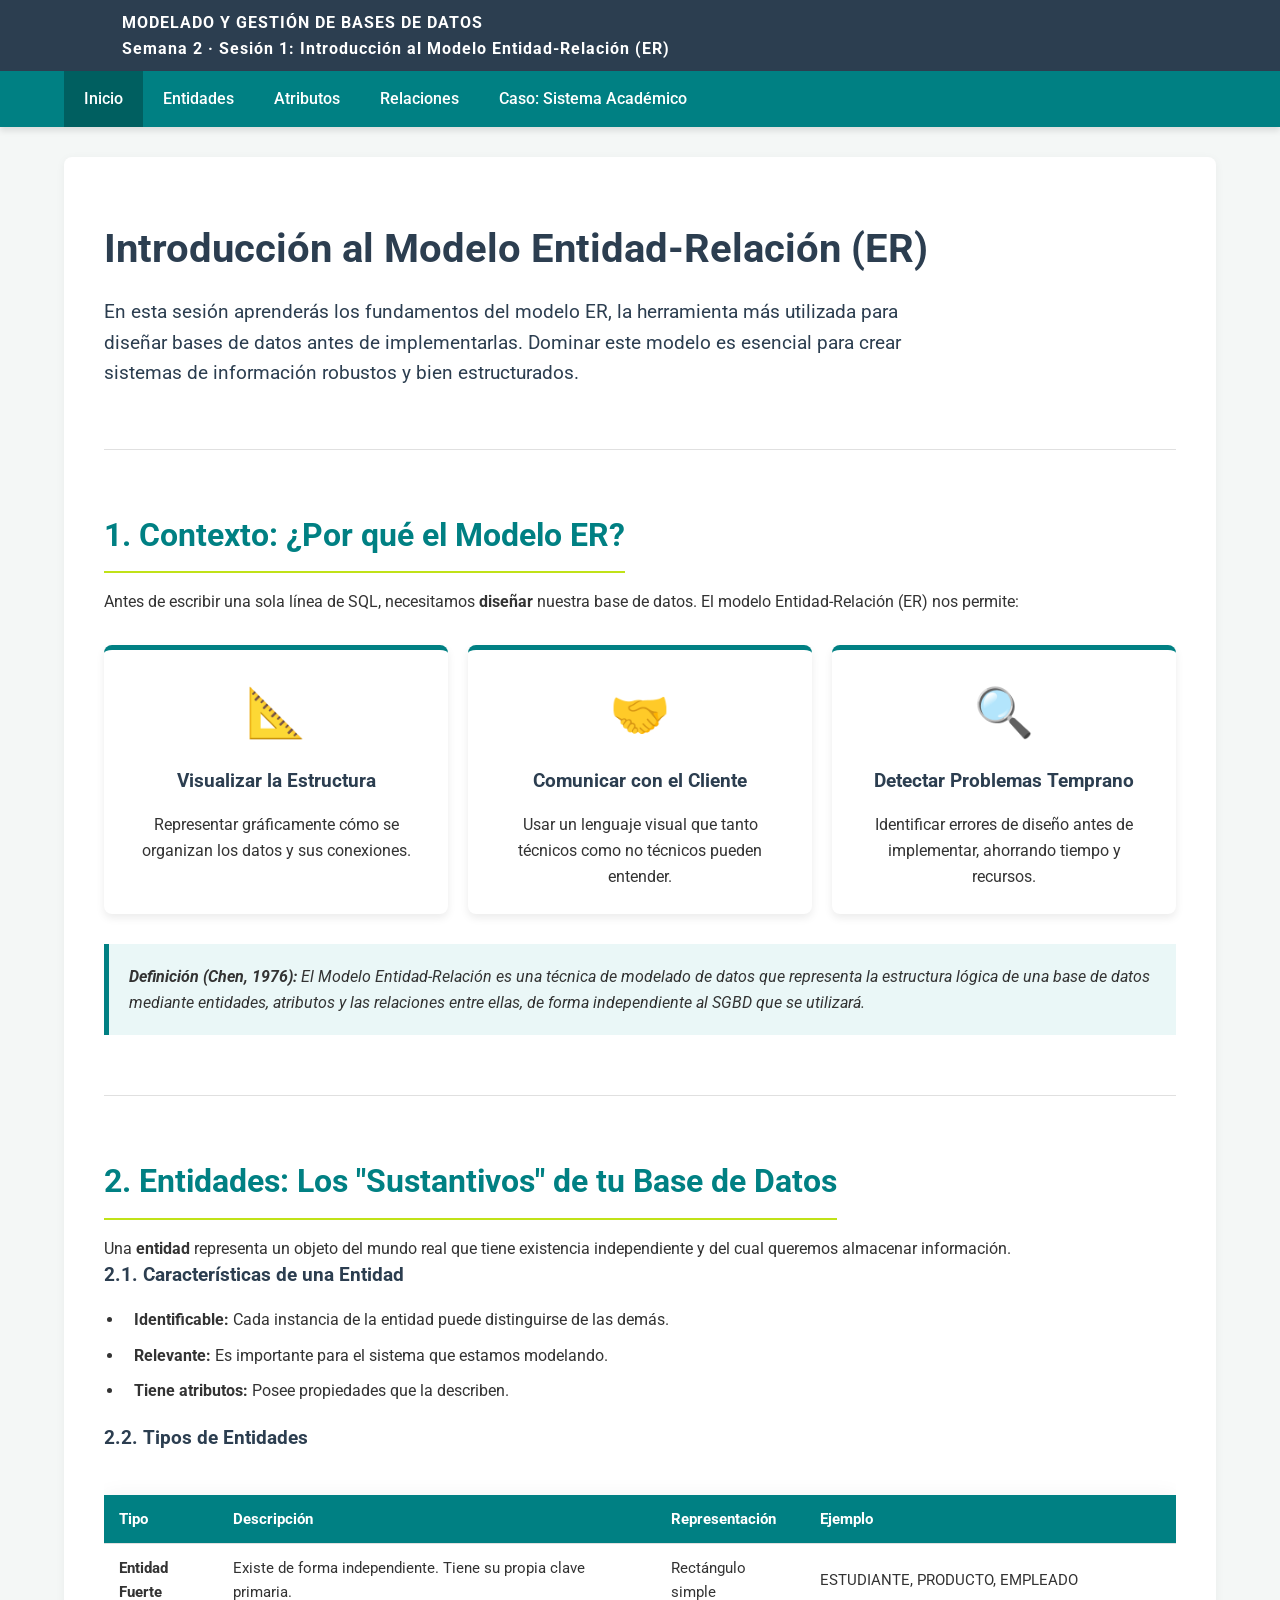
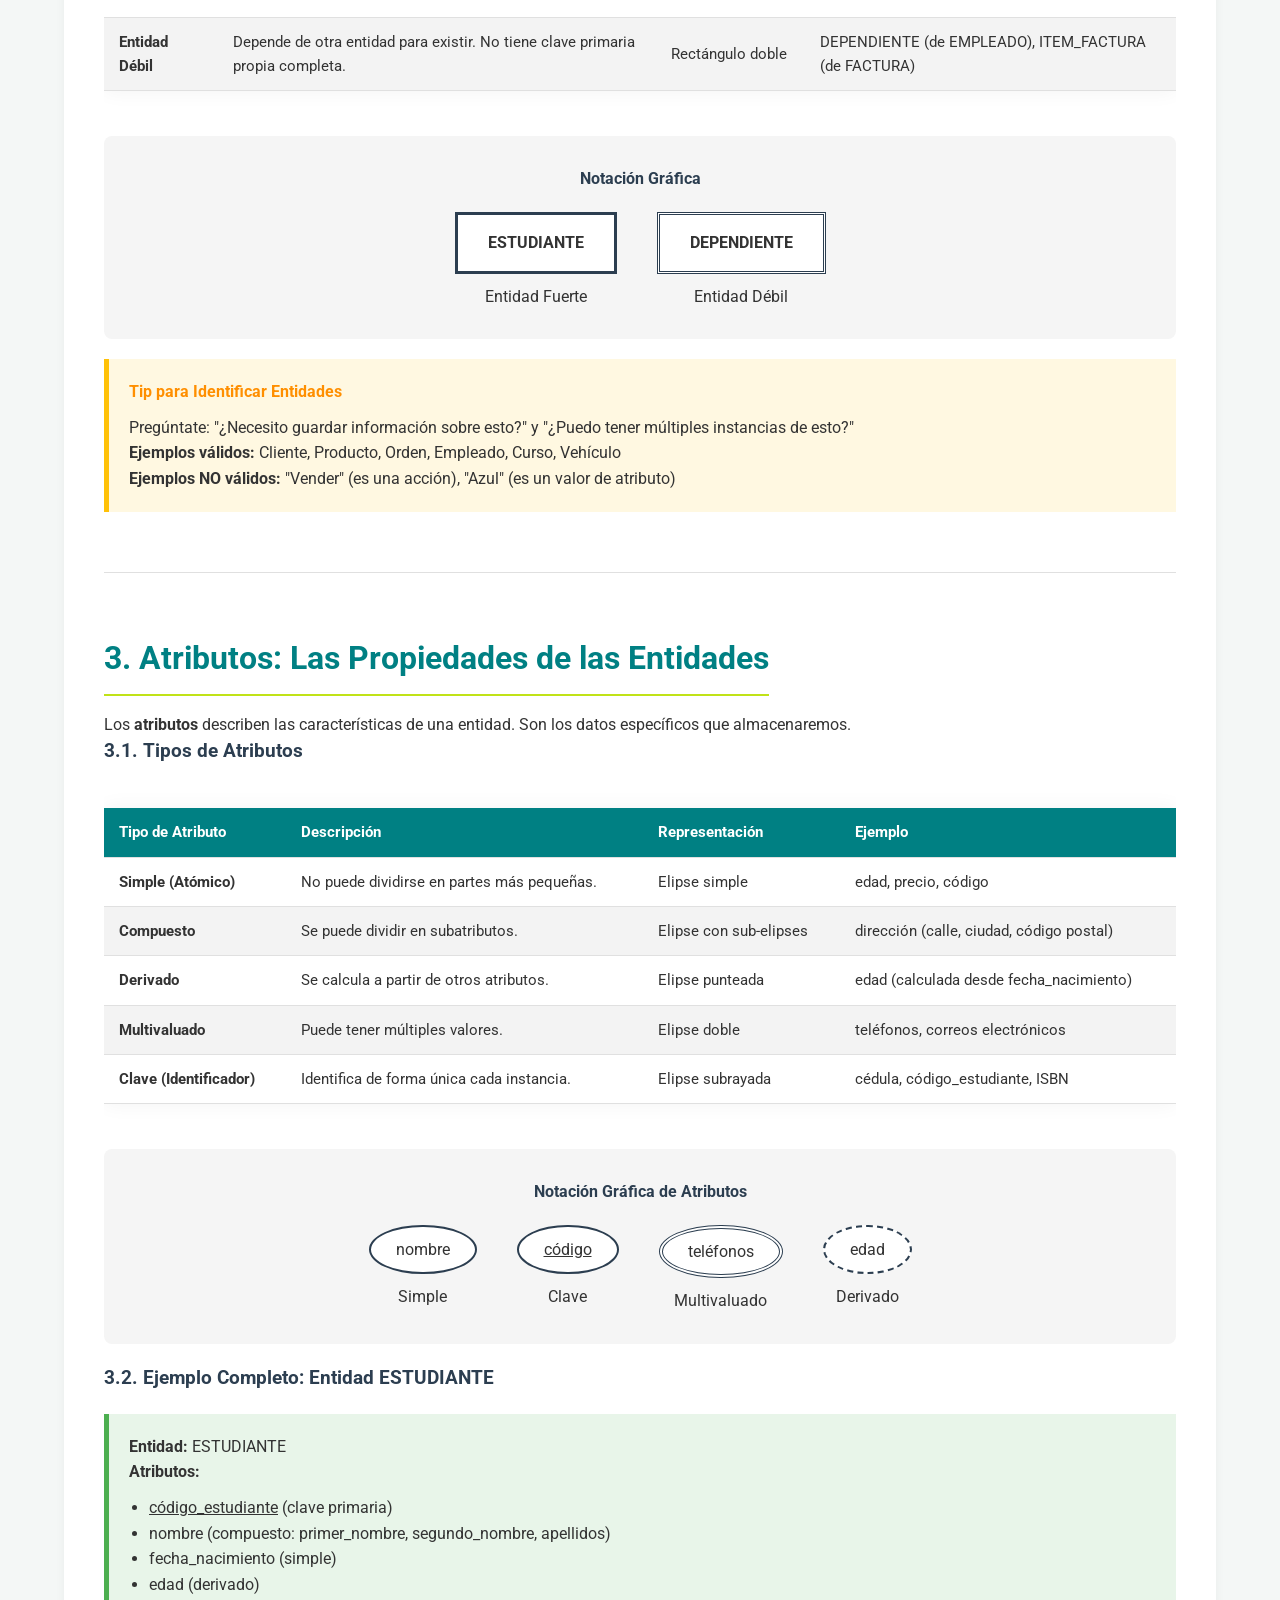
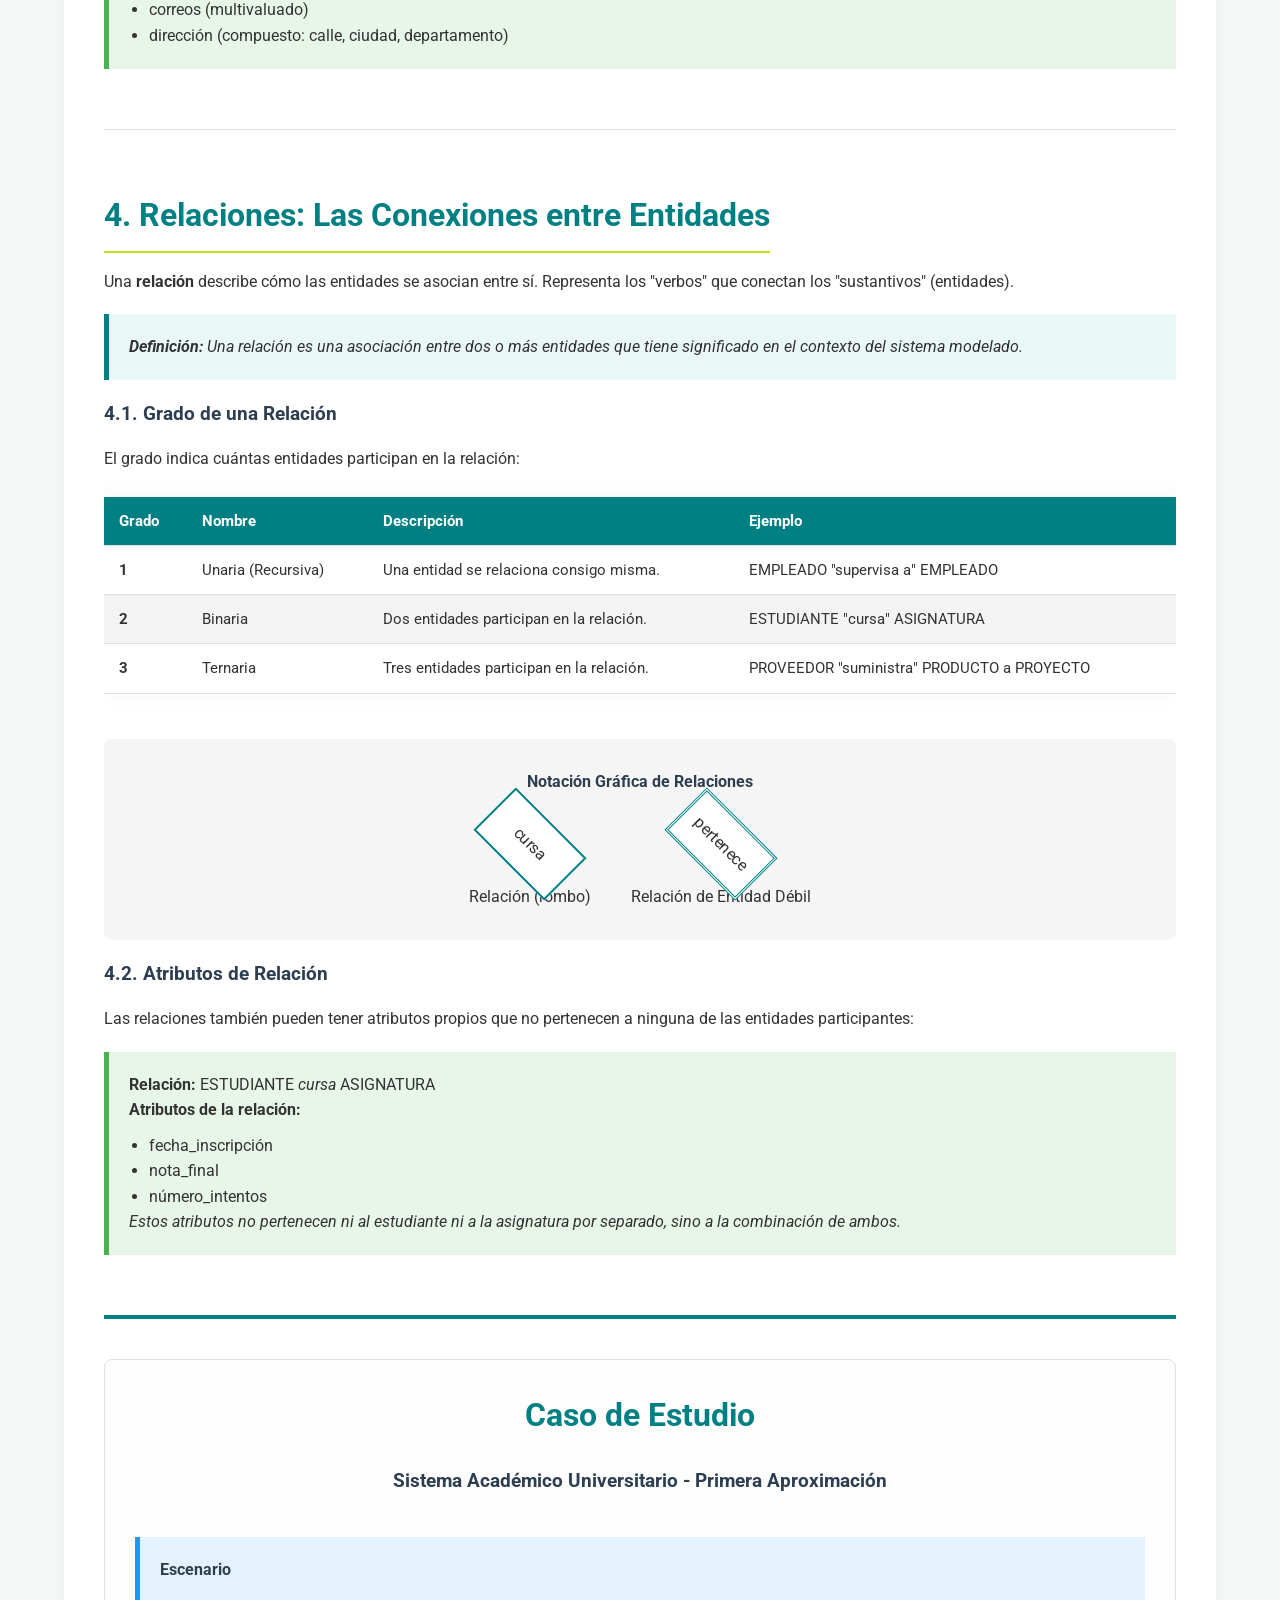
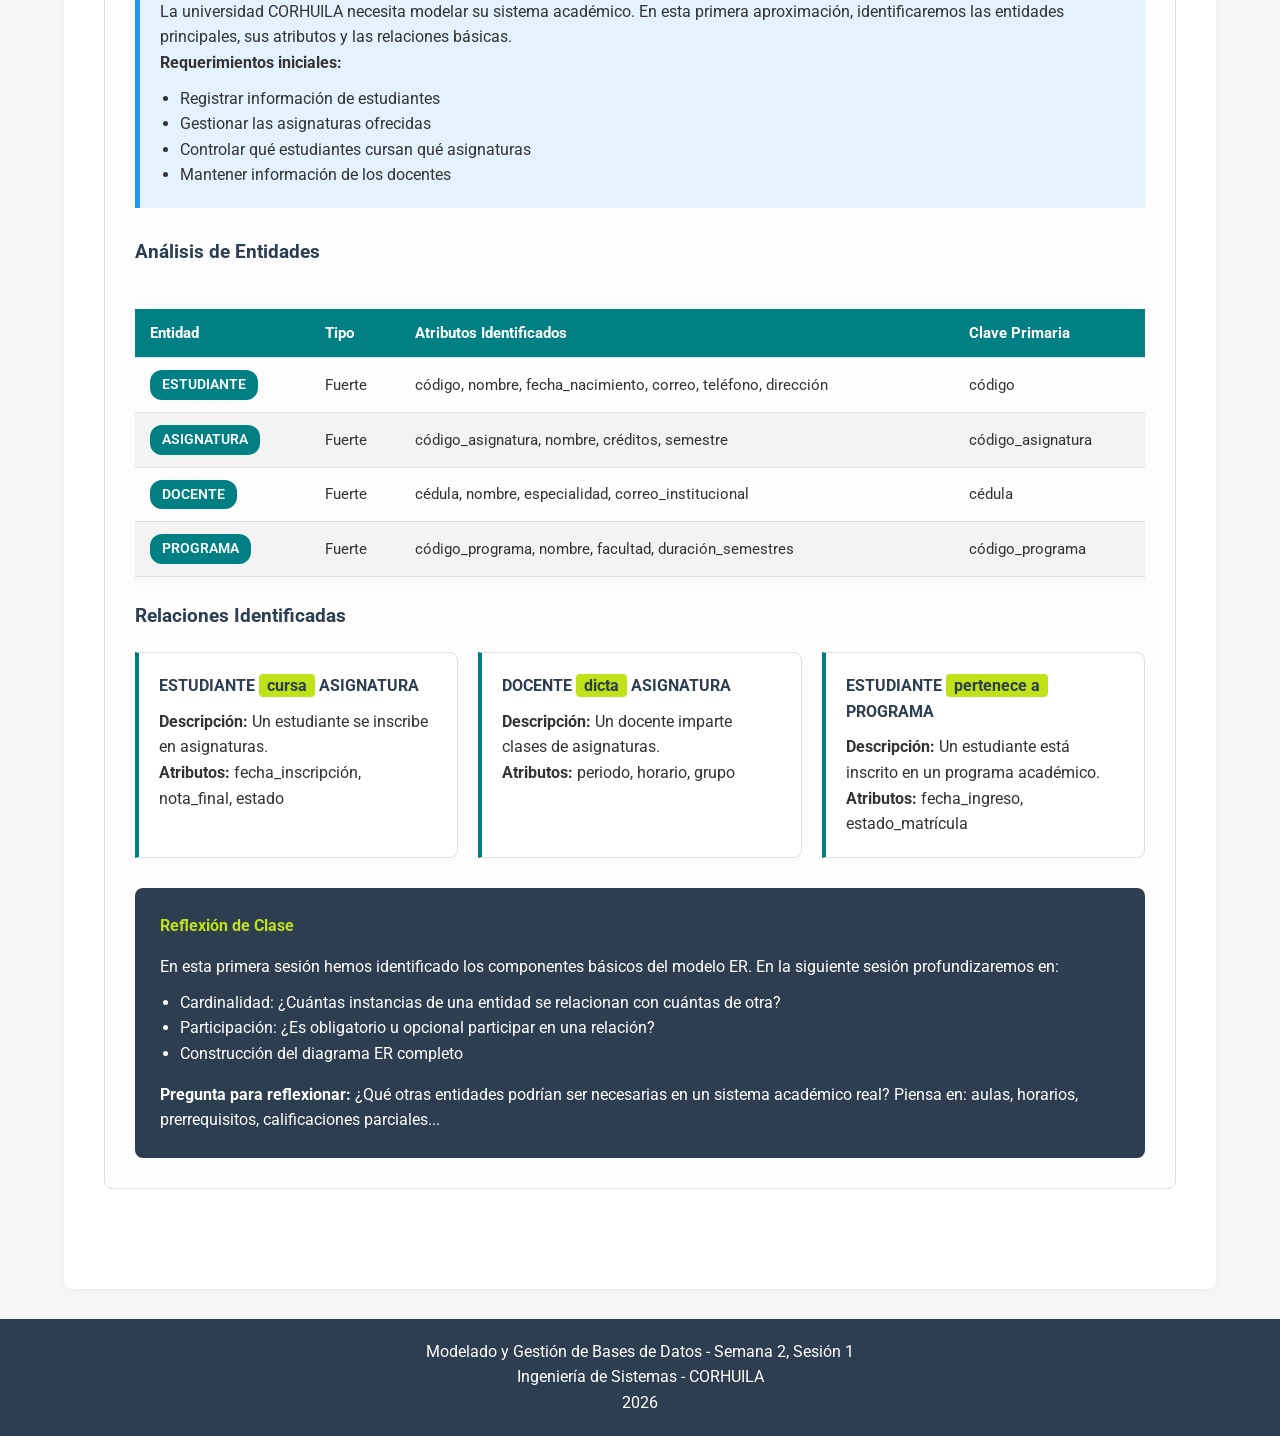
<file: 02-week/01-session/minified/index.html>
<!doctypehtml><html lang="es"><meta charset="UTF-8"><meta name="viewport"content="width=device-width,initial-scale=1"><title>Semana 2 - Sesión 1: Modelo Entidad-Relación | Modelado y Gestión de BD</title><link rel="stylesheet"href="css/style.css"><link href="https://fonts.googleapis.com/css2?family=Roboto:wght@300;400;500;700&display=swap"rel="stylesheet"><header class="main-header"><div class="top-bar"><div class="container brand-container"><span class="brand-name">MODELADO Y GESTIÓN DE BASES DE DATOS</span><br><span class="brand-name">Semana 2 · Sesión 1: Introducción al Modelo Entidad-Relación (ER)</span></div></div><nav class="main-nav"><div class="container"><ul><li><a href="#introduccion"class="active">Inicio</a><li><a href="#entidades">Entidades</a><li><a href="#atributos">Atributos</a><li><a href="#relaciones">Relaciones</a><li><a href="#caso-estudio">Caso: Sistema Académico</a></ul></div></nav></header><main class="container main-content"><section id="introduccion"class="hero-section"><h1>Introducción al Modelo Entidad-Relación (ER)</h1><p class="lead">En esta sesión aprenderás los fundamentos del modelo ER, la herramienta más utilizada para diseñar bases de datos antes de implementarlas. Dominar este modelo es esencial para crear sistemas de información robustos y bien estructurados.</section><hr class="divider"><section id="contexto"><h2>1. Contexto: ¿Por qué el Modelo ER?</h2><p>Antes de escribir una sola línea de SQL, necesitamos <strong>diseñar</strong> nuestra base de datos. El modelo Entidad-Relación (ER) nos permite:<div class="feature-cards"><div class="card feature-card"><div class="card-icon">📐</div><h3>Visualizar la Estructura</h3><p>Representar gráficamente cómo se organizan los datos y sus conexiones.</div><div class="card feature-card"><div class="card-icon">🤝</div><h3>Comunicar con el Cliente</h3><p>Usar un lenguaje visual que tanto técnicos como no técnicos pueden entender.</div><div class="card feature-card"><div class="card-icon">🔍</div><h3>Detectar Problemas Temprano</h3><p>Identificar errores de diseño antes de implementar, ahorrando tiempo y recursos.</div></div><blockquote class="definition-box"><strong>Definición (Chen, 1976):</strong> El Modelo Entidad-Relación es una técnica de modelado de datos que representa la estructura lógica de una base de datos mediante entidades, atributos y las relaciones entre ellas, de forma independiente al SGBD que se utilizará.</blockquote></section><hr class="divider"><section id="entidades"><h2>2. Entidades: Los "Sustantivos" de tu Base de Datos</h2><p>Una <strong>entidad</strong> representa un objeto del mundo real que tiene existencia independiente y del cual queremos almacenar información.<h3>2.1. Características de una Entidad</h3><ul class="styled-list"><li><strong>Identificable:</strong> Cada instancia de la entidad puede distinguirse de las demás.<li><strong>Relevante:</strong> Es importante para el sistema que estamos modelando.<li><strong>Tiene atributos:</strong> Posee propiedades que la describen.</ul><h3>2.2. Tipos de Entidades</h3><div class="table-responsive"><table class="styled-table"><thead><tr><th>Tipo<th>Descripción<th>Representación<th>Ejemplo<tbody><tr><td><strong>Entidad Fuerte</strong><td>Existe de forma independiente. Tiene su propia clave primaria.<td>Rectángulo simple<td>ESTUDIANTE, PRODUCTO, EMPLEADO<tr><td><strong>Entidad Débil</strong><td>Depende de otra entidad para existir. No tiene clave primaria propia completa.<td>Rectángulo doble<td>DEPENDIENTE (de EMPLEADO), ITEM_FACTURA (de FACTURA)</table></div><div class="diagram-box"><h4>Notación Gráfica</h4><div class="er-notation"><div class="er-element"><div class="er-entity-strong">ESTUDIANTE</div><span>Entidad Fuerte</span></div><div class="er-element"><div class="er-entity-weak">DEPENDIENTE</div><span>Entidad Débil</span></div></div></div><div class="tip-box"><h4>Tip para Identificar Entidades</h4><p>Pregúntate: "¿Necesito guardar información sobre esto?" y "¿Puedo tener múltiples instancias de esto?"<p><strong>Ejemplos válidos:</strong> Cliente, Producto, Orden, Empleado, Curso, Vehículo<p><strong>Ejemplos NO válidos:</strong> "Vender" (es una acción), "Azul" (es un valor de atributo)</div></section><hr class="divider"><section id="atributos"><h2>3. Atributos: Las Propiedades de las Entidades</h2><p>Los <strong>atributos</strong> describen las características de una entidad. Son los datos específicos que almacenaremos.<h3>3.1. Tipos de Atributos</h3><div class="table-responsive"><table class="styled-table"><thead><tr><th>Tipo de Atributo<th>Descripción<th>Representación<th>Ejemplo<tbody><tr><td><strong>Simple (Atómico)</strong><td>No puede dividirse en partes más pequeñas.<td>Elipse simple<td>edad, precio, código<tr><td><strong>Compuesto</strong><td>Se puede dividir en subatributos.<td>Elipse con sub-elipses<td>dirección (calle, ciudad, código postal)<tr><td><strong>Derivado</strong><td>Se calcula a partir de otros atributos.<td>Elipse punteada<td>edad (calculada desde fecha_nacimiento)<tr><td><strong>Multivaluado</strong><td>Puede tener múltiples valores.<td>Elipse doble<td>teléfonos, correos electrónicos<tr><td><strong>Clave (Identificador)</strong><td>Identifica de forma única cada instancia.<td>Elipse subrayada<td>cédula, código_estudiante, ISBN</table></div><div class="diagram-box"><h4>Notación Gráfica de Atributos</h4><div class="attribute-notation"><div class="attr-example"><div class="attr-simple">nombre</div><span>Simple</span></div><div class="attr-example"><div class="attr-key"><u>código</u></div><span>Clave</span></div><div class="attr-example"><div class="attr-multi">teléfonos</div><span>Multivaluado</span></div><div class="attr-example"><div class="attr-derived">edad</div><span>Derivado</span></div></div></div><h3>3.2. Ejemplo Completo: Entidad ESTUDIANTE</h3><div class="example-box"><p><strong>Entidad:</strong> ESTUDIANTE<p><strong>Atributos:</strong><ul><li><u>código_estudiante</u> (clave primaria)<li>nombre (compuesto: primer_nombre, segundo_nombre, apellidos)<li>fecha_nacimiento (simple)<li>edad (derivado)<li>correos (multivaluado)<li>dirección (compuesto: calle, ciudad, departamento)</ul></div></section><hr class="divider"><section id="relaciones"><h2>4. Relaciones: Las Conexiones entre Entidades</h2><p>Una <strong>relación</strong> describe cómo las entidades se asocian entre sí. Representa los "verbos" que conectan los "sustantivos" (entidades).<blockquote class="definition-box"><strong>Definición:</strong> Una relación es una asociación entre dos o más entidades que tiene significado en el contexto del sistema modelado.</blockquote><h3>4.1. Grado de una Relación</h3><p>El grado indica cuántas entidades participan en la relación:<div class="table-responsive"><table class="styled-table"><thead><tr><th>Grado<th>Nombre<th>Descripción<th>Ejemplo<tbody><tr><td><strong>1</strong><td>Unaria (Recursiva)<td>Una entidad se relaciona consigo misma.<td>EMPLEADO "supervisa a" EMPLEADO<tr><td><strong>2</strong><td>Binaria<td>Dos entidades participan en la relación.<td>ESTUDIANTE "cursa" ASIGNATURA<tr><td><strong>3</strong><td>Ternaria<td>Tres entidades participan en la relación.<td>PROVEEDOR "suministra" PRODUCTO a PROYECTO</table></div><div class="diagram-box"><h4>Notación Gráfica de Relaciones</h4><div class="relation-notation"><div class="er-element"><div class="er-relation">cursa</div><span>Relación (rombo)</span></div><div class="er-element"><div class="er-relation-weak">pertenece</div><span>Relación de Entidad Débil</span></div></div></div><h3>4.2. Atributos de Relación</h3><p>Las relaciones también pueden tener atributos propios que no pertenecen a ninguna de las entidades participantes:<div class="example-box"><p><strong>Relación:</strong> ESTUDIANTE <em>cursa</em> ASIGNATURA<p><strong>Atributos de la relación:</strong><ul><li>fecha_inscripción<li>nota_final<li>número_intentos</ul><p><em>Estos atributos no pertenecen ni al estudiante ni a la asignatura por separado, sino a la combinación de ambos.</em></div></section><hr class="divider-thick"><section id="caso-estudio"class="case-study-section"><div class="case-header"><h2>Caso de Estudio</h2><h3>Sistema Académico Universitario - Primera Aproximación</h3></div><div class="scenario-box"><h4>Escenario</h4><p>La universidad CORHUILA necesita modelar su sistema académico. En esta primera aproximación, identificaremos las entidades principales, sus atributos y las relaciones básicas.<p><strong>Requerimientos iniciales:</strong><ul><li>Registrar información de estudiantes<li>Gestionar las asignaturas ofrecidas<li>Controlar qué estudiantes cursan qué asignaturas<li>Mantener información de los docentes</ul></div><h3>Análisis de Entidades</h3><div class="table-responsive"><table class="styled-table case-table"><thead><tr><th>Entidad<th>Tipo<th>Atributos Identificados<th>Clave Primaria<tbody><tr><td><span class="tag tag-entity">ESTUDIANTE</span><td>Fuerte<td>código, nombre, fecha_nacimiento, correo, teléfono, dirección<td>código<tr><td><span class="tag tag-entity">ASIGNATURA</span><td>Fuerte<td>código_asignatura, nombre, créditos, semestre<td>código_asignatura<tr><td><span class="tag tag-entity">DOCENTE</span><td>Fuerte<td>cédula, nombre, especialidad, correo_institucional<td>cédula<tr><td><span class="tag tag-entity">PROGRAMA</span><td>Fuerte<td>código_programa, nombre, facultad, duración_semestres<td>código_programa</table></div><h3>Relaciones Identificadas</h3><div class="relation-cards"><div class="relation-card"><h4>ESTUDIANTE <span class="rel-verb">cursa</span> ASIGNATURA</h4><p><strong>Descripción:</strong> Un estudiante se inscribe en asignaturas.<p><strong>Atributos:</strong> fecha_inscripción, nota_final, estado</div><div class="relation-card"><h4>DOCENTE <span class="rel-verb">dicta</span> ASIGNATURA</h4><p><strong>Descripción:</strong> Un docente imparte clases de asignaturas.<p><strong>Atributos:</strong> periodo, horario, grupo</div><div class="relation-card"><h4>ESTUDIANTE <span class="rel-verb">pertenece a</span> PROGRAMA</h4><p><strong>Descripción:</strong> Un estudiante está inscrito en un programa académico.<p><strong>Atributos:</strong> fecha_ingreso, estado_matrícula</div></div><div class="reflection-box"><h4>Reflexión de Clase</h4><p>En esta primera sesión hemos identificado los componentes básicos del modelo ER. En la siguiente sesión profundizaremos en:<ul><li>Cardinalidad: ¿Cuántas instancias de una entidad se relacionan con cuántas de otra?<li>Participación: ¿Es obligatorio u opcional participar en una relación?<li>Construcción del diagrama ER completo</ul><p><strong>Pregunta para reflexionar:</strong> ¿Qué otras entidades podrían ser necesarias en un sistema académico real? Piensa en: aulas, horarios, prerrequisitos, calificaciones parciales...</div></section></main><footer class="main-footer"><div class="container"><p>Modelado y Gestión de Bases de Datos - Semana 2, Sesión 1<p>Ingeniería de Sistemas - CORHUILA<p>2026</div></footer><button id="scrollTopBtn"title="Volver arriba">↑</button><script src="js/script.js"></script>
</file>
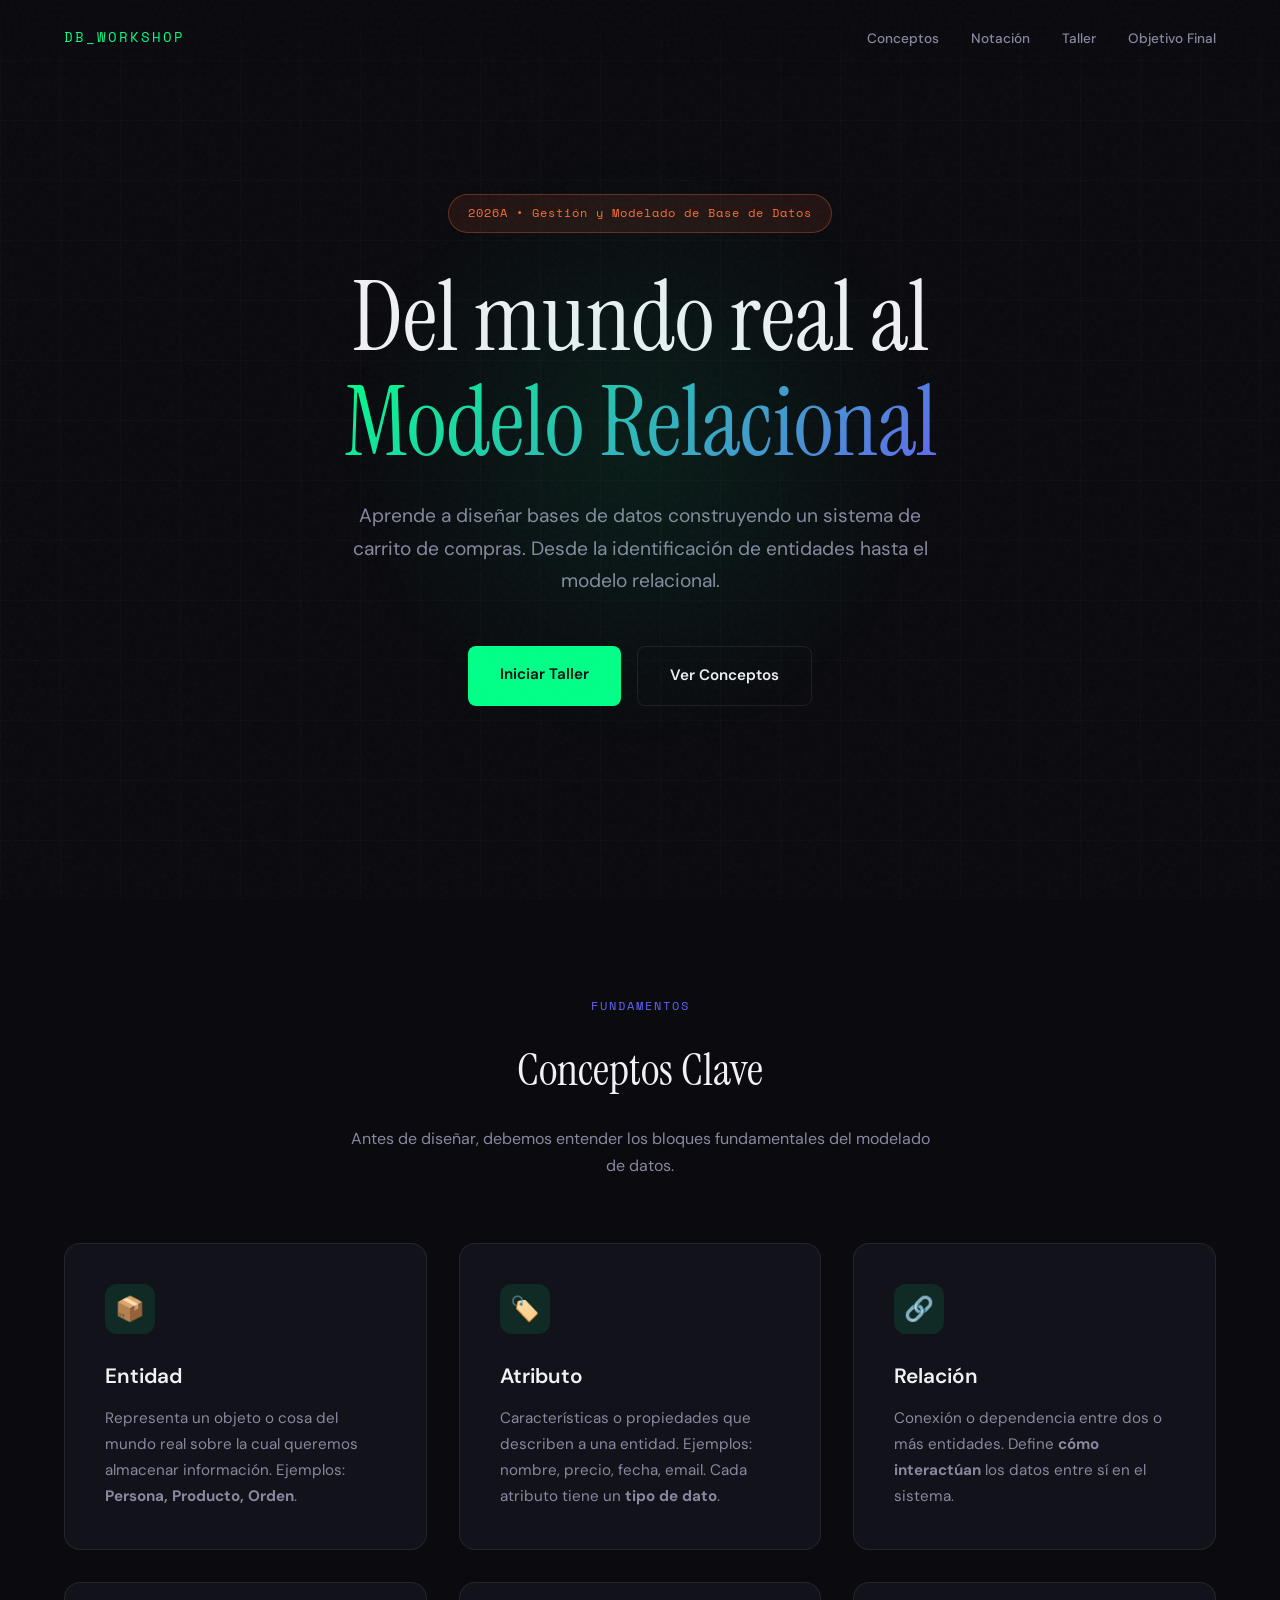
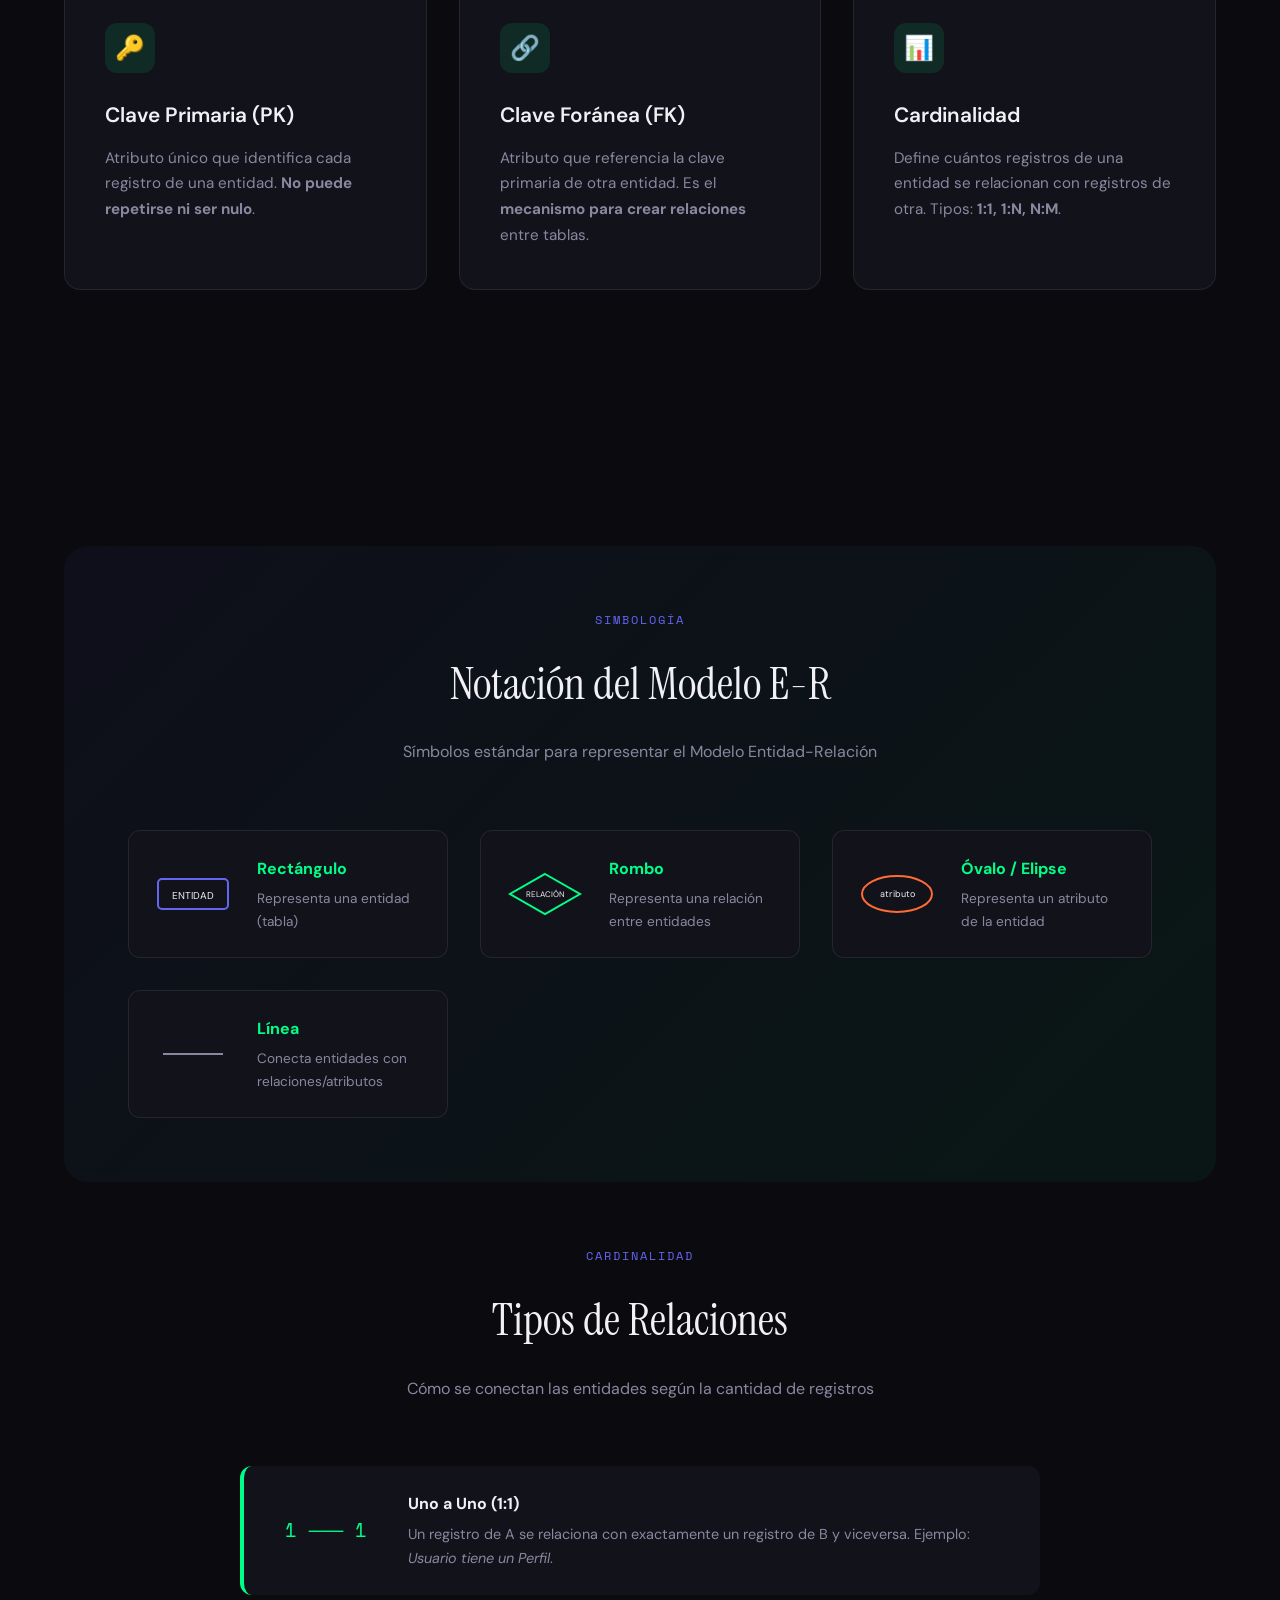
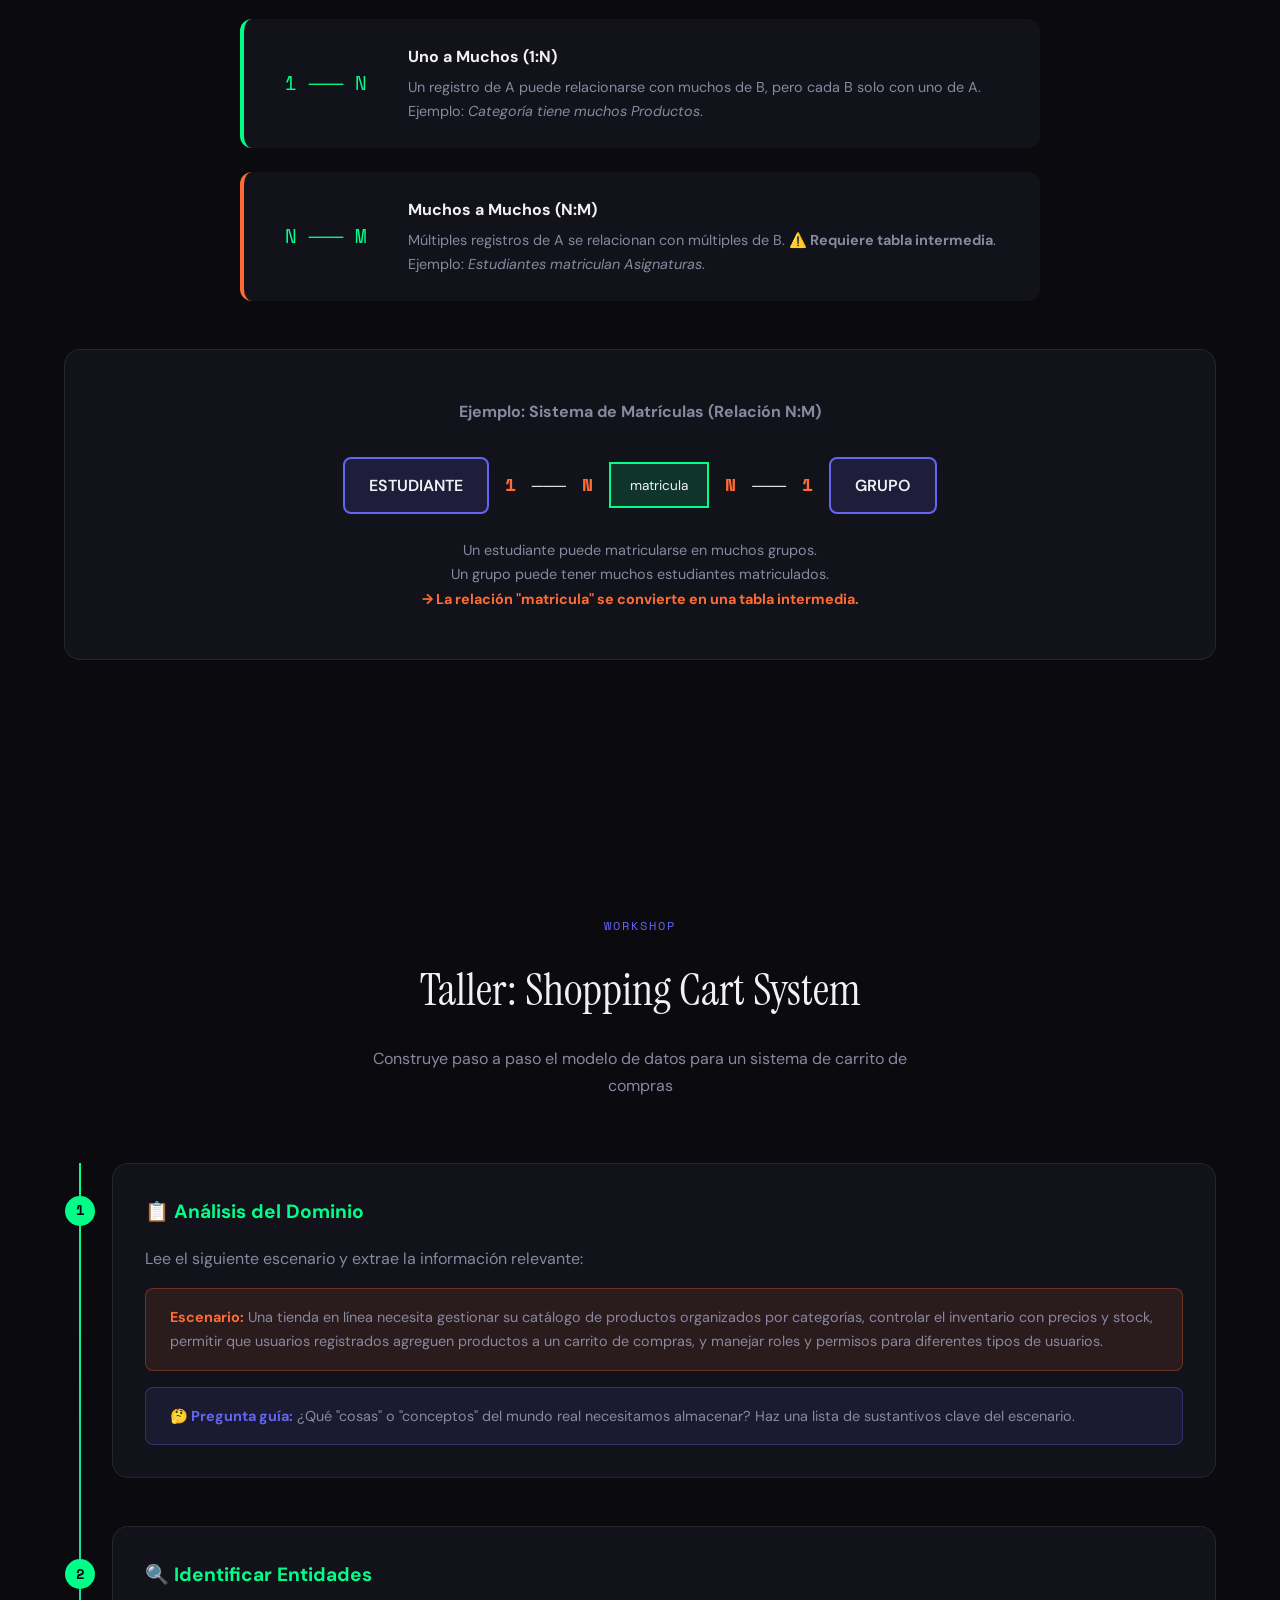
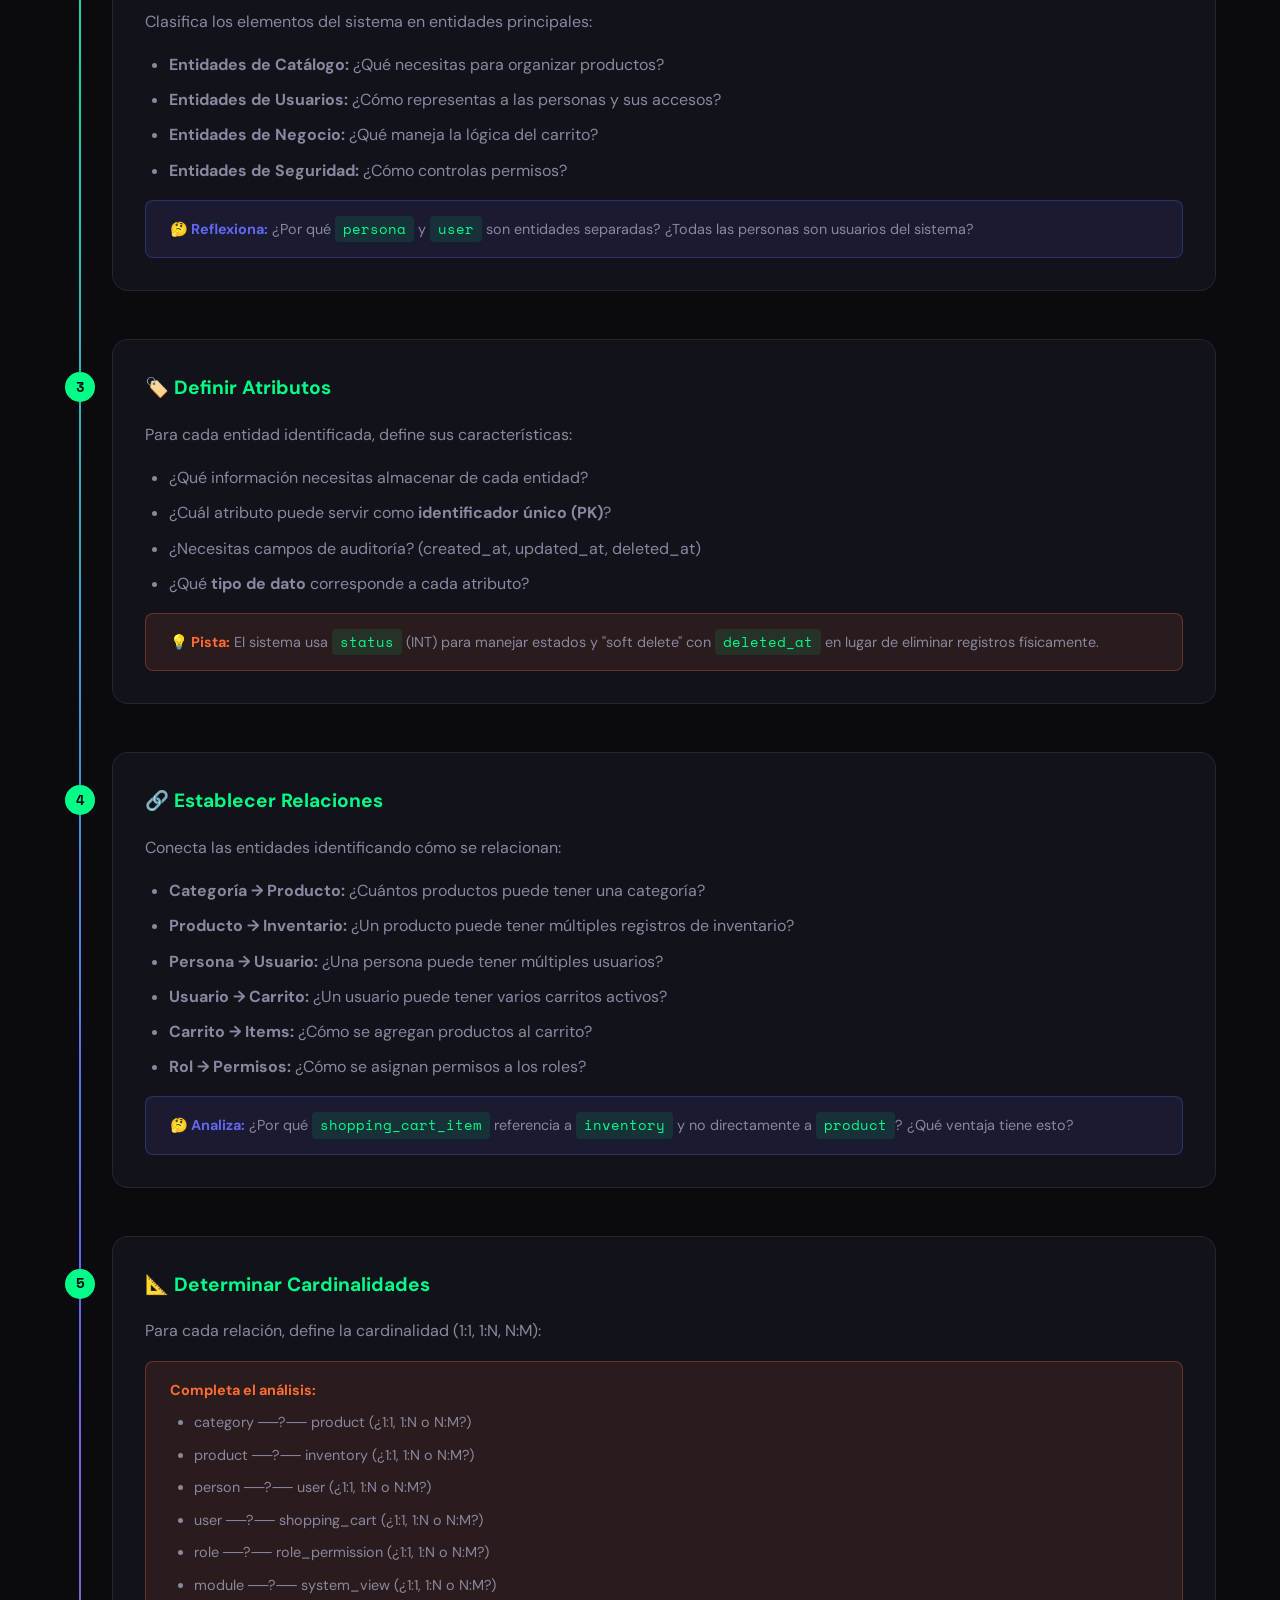
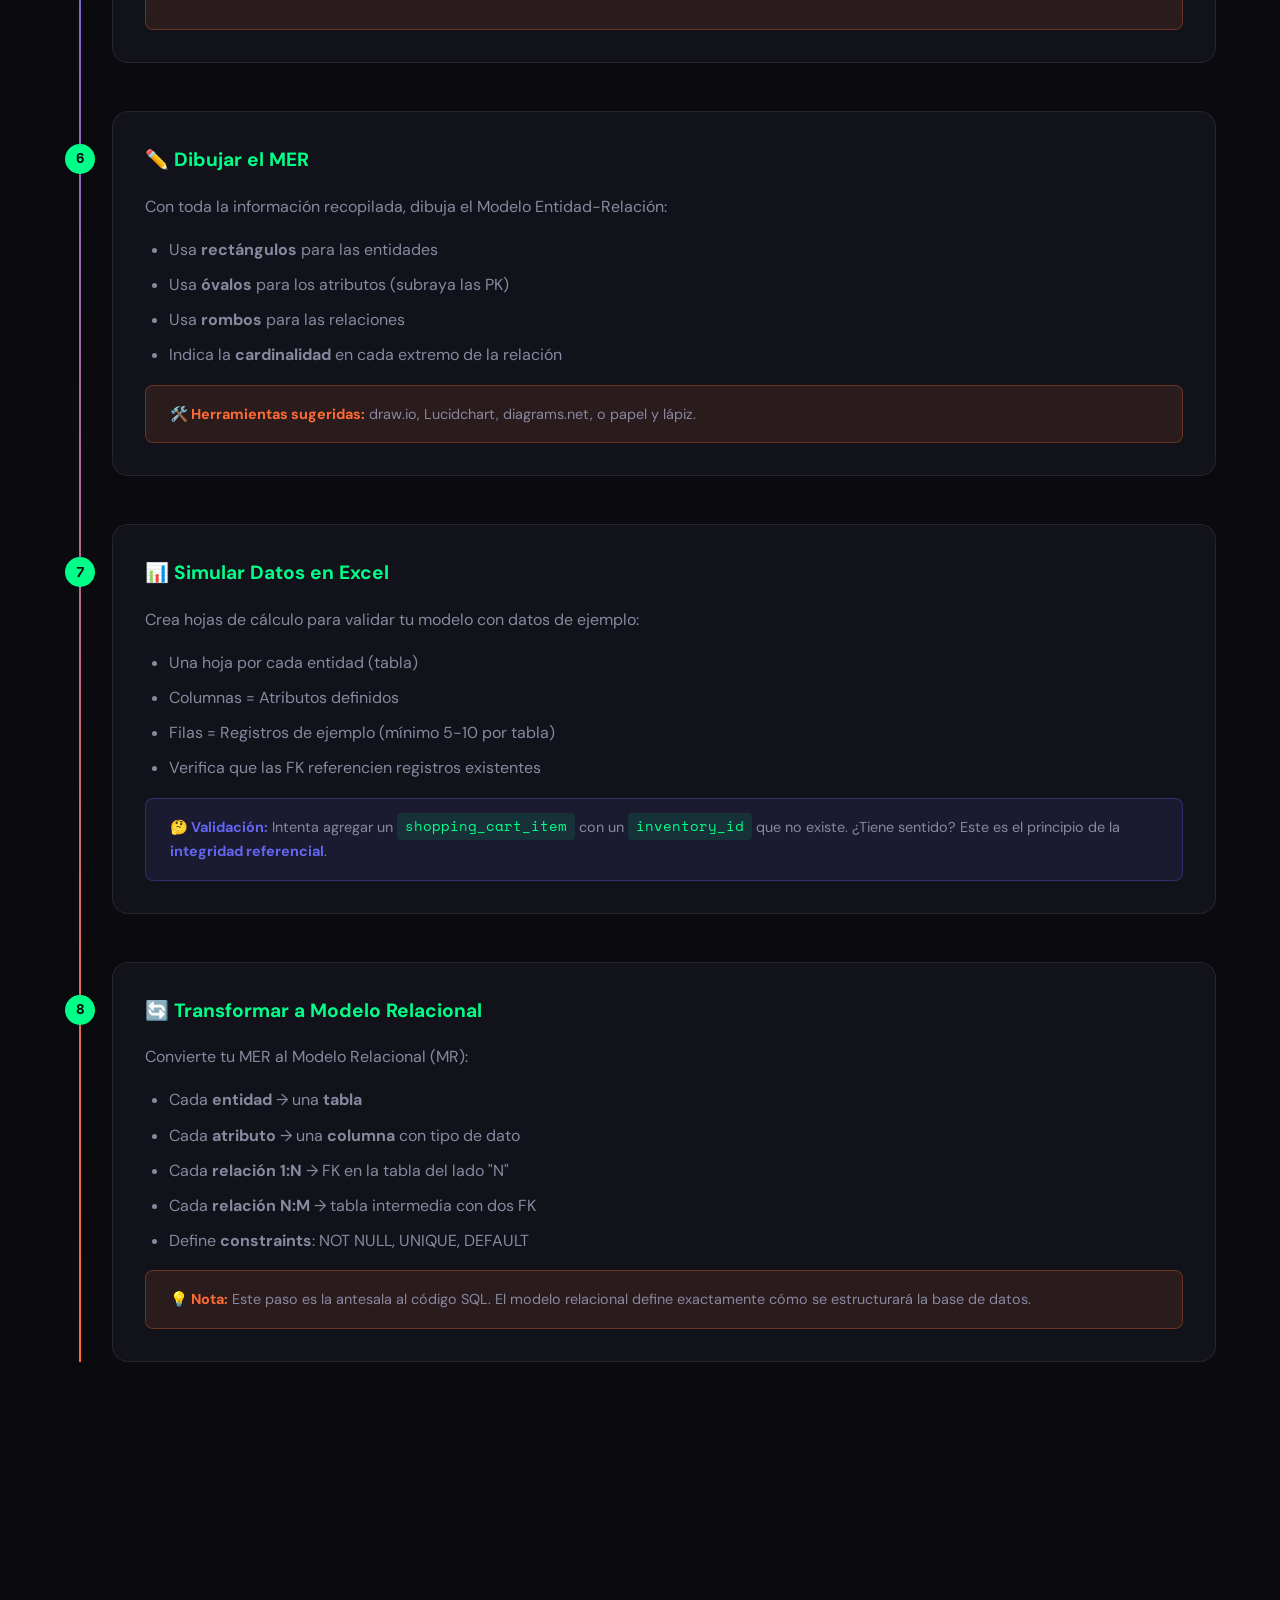
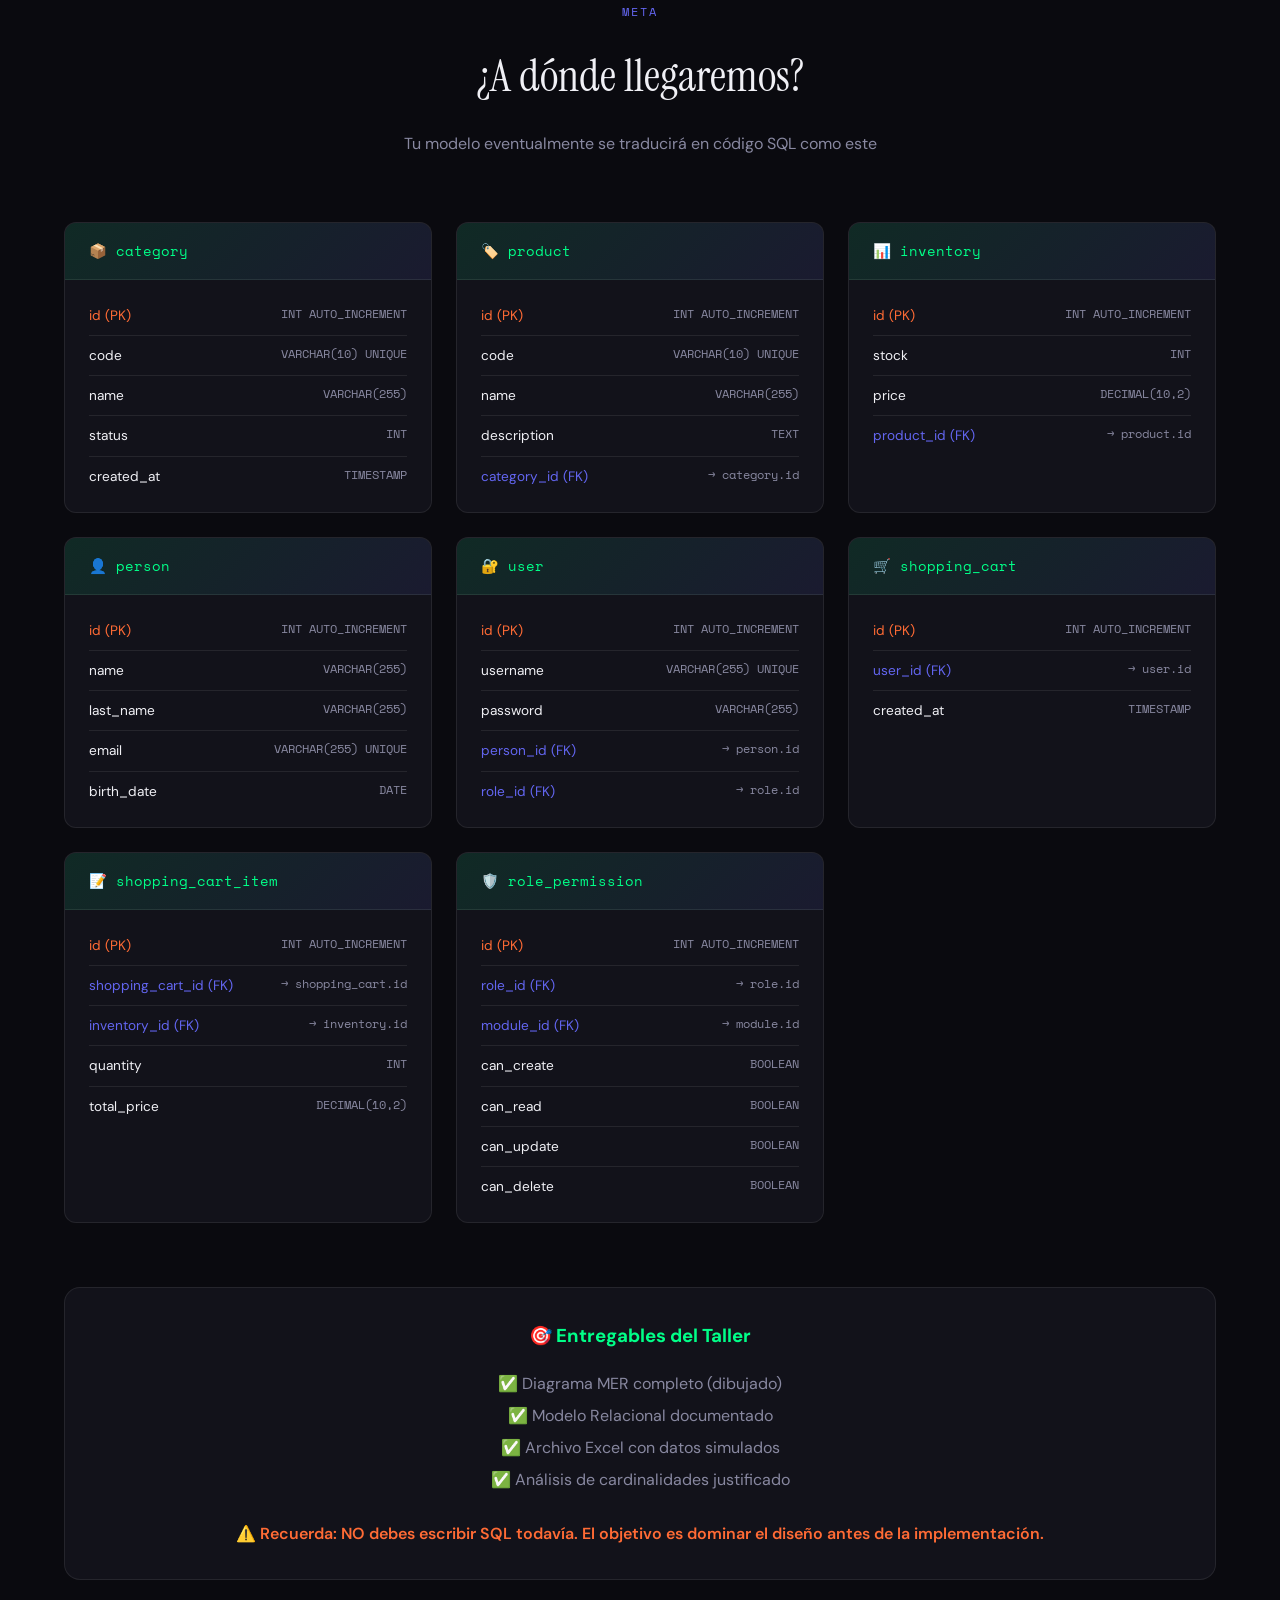
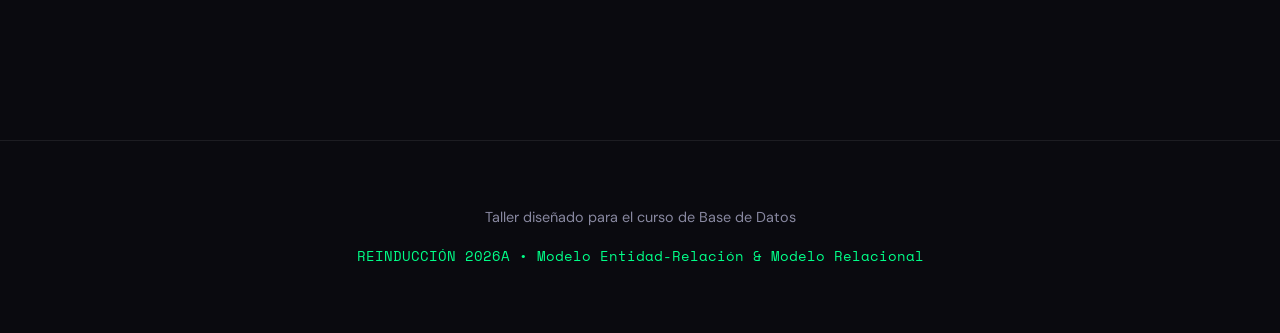
<file: 03-week/02-session/taller_mer_mr.html>
<!DOCTYPE html>
<html lang="es">
<head>
    <meta charset="UTF-8">
    <meta name="viewport" content="width=device-width, initial-scale=1.0">
    <title>Taller MER & MR | Shopping Cart System</title>
    <link rel="preconnect" href="https://fonts.googleapis.com">
    <link rel="preconnect" href="https://fonts.gstatic.com" crossorigin>
    <link href="https://fonts.googleapis.com/css2?family=Space+Mono:wght@400;700&family=Instrument+Serif:ital@0;1&family=DM+Sans:wght@400;500;600;700&display=swap" rel="stylesheet">
    <style>
        :root {
            --bg-dark: #0a0a0f;
            --bg-card: #12121a;
            --accent-primary: #00ff88;
            --accent-secondary: #ff6b35;
            --accent-tertiary: #6366f1;
            --text-primary: #f0f0f5;
            --text-secondary: #8888a0;
            --border-subtle: rgba(255,255,255,0.08);
            --glow-green: 0 0 60px rgba(0,255,136,0.15);
            --glow-orange: 0 0 60px rgba(255,107,53,0.15);
        }

        * {
            margin: 0;
            padding: 0;
            box-sizing: border-box;
        }

        body {
            font-family: 'DM Sans', sans-serif;
            background: var(--bg-dark);
            color: var(--text-primary);
            line-height: 1.7;
            overflow-x: hidden;
        }

        /* Grain overlay */
        body::before {
            content: '';
            position: fixed;
            top: 0;
            left: 0;
            width: 100%;
            height: 100%;
            background-image: url("data:image/svg+xml,%3Csvg viewBox='0 0 256 256' xmlns='http://www.w3.org/2000/svg'%3E%3Cfilter id='noise'%3E%3CfeTurbulence type='fractalNoise' baseFrequency='0.9' numOctaves='4' stitchTiles='stitch'/%3E%3C/filter%3E%3Crect width='100%25' height='100%25' filter='url(%23noise)'/%3E%3C/svg%3E");
            opacity: 0.03;
            pointer-events: none;
            z-index: 1000;
        }

        /* Grid background */
        .grid-bg {
            position: fixed;
            top: 0;
            left: 0;
            width: 100%;
            height: 100%;
            background-image: 
                linear-gradient(rgba(255,255,255,0.02) 1px, transparent 1px),
                linear-gradient(90deg, rgba(255,255,255,0.02) 1px, transparent 1px);
            background-size: 60px 60px;
            pointer-events: none;
        }

        /* Navigation */
        nav {
            position: fixed;
            top: 0;
            width: 100%;
            padding: 1.5rem 4rem;
            display: flex;
            justify-content: space-between;
            align-items: center;
            z-index: 100;
            background: linear-gradient(to bottom, var(--bg-dark), transparent);
        }

        .logo {
            font-family: 'Space Mono', monospace;
            font-size: 0.9rem;
            color: var(--accent-primary);
            letter-spacing: 2px;
        }

        .nav-links {
            display: flex;
            gap: 2rem;
            list-style: none;
        }

        .nav-links a {
            color: var(--text-secondary);
            text-decoration: none;
            font-size: 0.85rem;
            transition: color 0.3s;
            font-weight: 500;
        }

        .nav-links a:hover {
            color: var(--accent-primary);
        }

        /* Hero Section */
        .hero {
            min-height: 100vh;
            display: flex;
            flex-direction: column;
            justify-content: center;
            align-items: center;
            text-align: center;
            padding: 6rem 2rem;
            position: relative;
        }

        .hero::after {
            content: '';
            position: absolute;
            top: 50%;
            left: 50%;
            transform: translate(-50%, -50%);
            width: 600px;
            height: 600px;
            background: radial-gradient(circle, rgba(0,255,136,0.08) 0%, transparent 70%);
            pointer-events: none;
        }

        .badge {
            font-family: 'Space Mono', monospace;
            font-size: 0.75rem;
            color: var(--accent-secondary);
            background: rgba(255,107,53,0.1);
            padding: 0.5rem 1.2rem;
            border-radius: 100px;
            border: 1px solid rgba(255,107,53,0.3);
            margin-bottom: 2rem;
            letter-spacing: 1px;
        }

        h1 {
            font-family: 'Instrument Serif', serif;
            font-size: clamp(3rem, 8vw, 6rem);
            font-weight: 400;
            line-height: 1.1;
            margin-bottom: 1.5rem;
            position: relative;
        }

        h1 span {
            background: linear-gradient(135deg, var(--accent-primary), var(--accent-tertiary));
            -webkit-background-clip: text;
            -webkit-text-fill-color: transparent;
            background-clip: text;
        }

        .hero-subtitle {
            font-size: 1.2rem;
            color: var(--text-secondary);
            max-width: 600px;
            margin-bottom: 3rem;
        }

        .cta-group {
            display: flex;
            gap: 1rem;
        }

        .btn {
            padding: 1rem 2rem;
            border-radius: 8px;
            font-weight: 600;
            font-size: 0.95rem;
            cursor: pointer;
            transition: all 0.3s ease;
            text-decoration: none;
        }

        .btn-primary {
            background: var(--accent-primary);
            color: var(--bg-dark);
            border: none;
        }

        .btn-primary:hover {
            box-shadow: var(--glow-green);
            transform: translateY(-2px);
        }

        .btn-secondary {
            background: transparent;
            color: var(--text-primary);
            border: 1px solid var(--border-subtle);
        }

        .btn-secondary:hover {
            border-color: var(--accent-primary);
            color: var(--accent-primary);
        }

        /* Sections */
        section {
            padding: 6rem 4rem;
            max-width: 1400px;
            margin: 0 auto;
        }

        .section-header {
            text-align: center;
            margin-bottom: 4rem;
        }

        .section-tag {
            font-family: 'Space Mono', monospace;
            font-size: 0.75rem;
            color: var(--accent-tertiary);
            letter-spacing: 2px;
            margin-bottom: 1rem;
            display: block;
        }

        h2 {
            font-family: 'Instrument Serif', serif;
            font-size: 2.8rem;
            font-weight: 400;
            margin-bottom: 1rem;
        }

        .section-desc {
            color: var(--text-secondary);
            max-width: 600px;
            margin: 0 auto;
        }

        /* Concepts Grid */
        .concepts-grid {
            display: grid;
            grid-template-columns: repeat(auto-fit, minmax(300px, 1fr));
            gap: 2rem;
        }

        .concept-card {
            background: var(--bg-card);
            border: 1px solid var(--border-subtle);
            border-radius: 16px;
            padding: 2.5rem;
            transition: all 0.4s ease;
            position: relative;
            overflow: hidden;
        }

        .concept-card::before {
            content: '';
            position: absolute;
            top: 0;
            left: 0;
            width: 100%;
            height: 3px;
            background: linear-gradient(90deg, var(--accent-primary), var(--accent-tertiary));
            opacity: 0;
            transition: opacity 0.3s;
        }

        .concept-card:hover {
            transform: translateY(-5px);
            border-color: rgba(0,255,136,0.3);
        }

        .concept-card:hover::before {
            opacity: 1;
        }

        .concept-icon {
            width: 50px;
            height: 50px;
            background: rgba(0,255,136,0.1);
            border-radius: 12px;
            display: flex;
            align-items: center;
            justify-content: center;
            font-size: 1.5rem;
            margin-bottom: 1.5rem;
        }

        .concept-card h3 {
            font-size: 1.3rem;
            margin-bottom: 0.8rem;
            font-weight: 600;
        }

        .concept-card p {
            color: var(--text-secondary);
            font-size: 0.95rem;
        }

        /* ER Notation */
        .notation-section {
            background: linear-gradient(135deg, rgba(99,102,241,0.05), rgba(0,255,136,0.05));
            border-radius: 24px;
            padding: 4rem;
            margin: 4rem 0;
        }

        .notation-grid {
            display: grid;
            grid-template-columns: repeat(auto-fit, minmax(250px, 1fr));
            gap: 2rem;
            margin-top: 3rem;
        }

        .notation-item {
            display: flex;
            align-items: center;
            gap: 1.5rem;
            padding: 1.5rem;
            background: var(--bg-card);
            border-radius: 12px;
            border: 1px solid var(--border-subtle);
        }

        .notation-symbol {
            width: 80px;
            height: 60px;
            display: flex;
            align-items: center;
            justify-content: center;
            flex-shrink: 0;
        }

        .notation-symbol svg {
            width: 100%;
            height: 100%;
        }

        .notation-info h4 {
            font-size: 1rem;
            margin-bottom: 0.3rem;
            color: var(--accent-primary);
        }

        .notation-info p {
            font-size: 0.85rem;
            color: var(--text-secondary);
        }

        /* Cardinalities */
        .cardinality-section {
            margin: 4rem 0;
        }

        .cardinality-list {
            display: flex;
            flex-direction: column;
            gap: 1.5rem;
            max-width: 800px;
            margin: 3rem auto;
        }

        .cardinality-item {
            display: flex;
            align-items: center;
            gap: 2rem;
            padding: 1.5rem 2rem;
            background: var(--bg-card);
            border-radius: 12px;
            border-left: 4px solid var(--accent-primary);
        }

        .cardinality-item.warning {
            border-left-color: var(--accent-secondary);
        }

        .cardinality-visual {
            font-family: 'Space Mono', monospace;
            font-size: 1.2rem;
            color: var(--accent-primary);
            min-width: 100px;
            text-align: center;
        }

        .cardinality-desc h4 {
            font-size: 1rem;
            margin-bottom: 0.3rem;
        }

        .cardinality-desc p {
            color: var(--text-secondary);
            font-size: 0.9rem;
        }

        /* Steps Timeline */
        .steps-section {
            position: relative;
        }

        .timeline {
            position: relative;
            padding-left: 3rem;
        }

        .timeline::before {
            content: '';
            position: absolute;
            left: 15px;
            top: 0;
            bottom: 0;
            width: 2px;
            background: linear-gradient(to bottom, var(--accent-primary), var(--accent-tertiary), var(--accent-secondary));
        }

        .step {
            position: relative;
            margin-bottom: 3rem;
            padding: 2rem;
            background: var(--bg-card);
            border-radius: 16px;
            border: 1px solid var(--border-subtle);
        }

        .step::before {
            content: attr(data-step);
            position: absolute;
            left: -3rem;
            top: 2rem;
            width: 30px;
            height: 30px;
            background: var(--accent-primary);
            color: var(--bg-dark);
            border-radius: 50%;
            display: flex;
            align-items: center;
            justify-content: center;
            font-family: 'Space Mono', monospace;
            font-size: 0.85rem;
            font-weight: 700;
        }

        .step h3 {
            color: var(--accent-primary);
            font-size: 1.2rem;
            margin-bottom: 1rem;
            display: flex;
            align-items: center;
            gap: 0.5rem;
        }

        .step-content {
            color: var(--text-secondary);
        }

        .step-content ul {
            margin: 1rem 0;
            padding-left: 1.5rem;
        }

        .step-content li {
            margin-bottom: 0.5rem;
        }

        .hint-box {
            background: rgba(255,107,53,0.1);
            border: 1px solid rgba(255,107,53,0.3);
            border-radius: 8px;
            padding: 1rem 1.5rem;
            margin-top: 1rem;
            font-size: 0.9rem;
        }

        .hint-box strong {
            color: var(--accent-secondary);
        }

        .question-box {
            background: rgba(99,102,241,0.1);
            border: 1px solid rgba(99,102,241,0.3);
            border-radius: 8px;
            padding: 1rem 1.5rem;
            margin-top: 1rem;
            font-size: 0.9rem;
        }

        .question-box strong {
            color: var(--accent-tertiary);
        }

        /* Tables Section */
        .tables-preview {
            display: grid;
            grid-template-columns: repeat(auto-fit, minmax(280px, 1fr));
            gap: 1.5rem;
            margin-top: 3rem;
        }

        .table-card {
            background: var(--bg-card);
            border-radius: 12px;
            overflow: hidden;
            border: 1px solid var(--border-subtle);
        }

        .table-header {
            background: linear-gradient(135deg, rgba(0,255,136,0.1), rgba(99,102,241,0.1));
            padding: 1rem 1.5rem;
            font-family: 'Space Mono', monospace;
            font-size: 0.9rem;
            color: var(--accent-primary);
            border-bottom: 1px solid var(--border-subtle);
        }

        .table-fields {
            padding: 1rem 1.5rem;
        }

        .field {
            display: flex;
            justify-content: space-between;
            padding: 0.5rem 0;
            border-bottom: 1px solid var(--border-subtle);
            font-size: 0.85rem;
        }

        .field:last-child {
            border-bottom: none;
        }

        .field-name {
            color: var(--text-primary);
        }

        .field-name.pk {
            color: var(--accent-secondary);
        }

        .field-name.fk {
            color: var(--accent-tertiary);
        }

        .field-type {
            color: var(--text-secondary);
            font-family: 'Space Mono', monospace;
            font-size: 0.75rem;
        }

        /* Footer */
        footer {
            text-align: center;
            padding: 4rem 2rem;
            border-top: 1px solid var(--border-subtle);
            margin-top: 4rem;
        }

        footer p {
            color: var(--text-secondary);
            font-size: 0.9rem;
        }

        footer .course-info {
            font-family: 'Space Mono', monospace;
            color: var(--accent-primary);
            margin-top: 1rem;
            font-size: 0.85rem;
        }

        /* Responsive */
        @media (max-width: 768px) {
            nav {
                padding: 1rem 1.5rem;
            }
            
            .nav-links {
                display: none;
            }
            
            section {
                padding: 3rem 1.5rem;
            }
            
            .notation-section {
                padding: 2rem;
            }
            
            .timeline {
                padding-left: 2.5rem;
            }
            
            .step::before {
                left: -2.5rem;
            }
        }

        /* Animations */
        @keyframes fadeInUp {
            from {
                opacity: 0;
                transform: translateY(30px);
            }
            to {
                opacity: 1;
                transform: translateY(0);
            }
        }

        .animate-in {
            animation: fadeInUp 0.8s ease forwards;
        }

        /* Code blocks */
        code {
            font-family: 'Space Mono', monospace;
            background: rgba(0,255,136,0.1);
            padding: 0.2rem 0.5rem;
            border-radius: 4px;
            font-size: 0.85rem;
            color: var(--accent-primary);
        }

        /* Relationship arrows */
        .relationship-diagram {
            background: var(--bg-card);
            border-radius: 16px;
            padding: 3rem;
            margin: 2rem 0;
            border: 1px solid var(--border-subtle);
        }

        .relationship-row {
            display: flex;
            align-items: center;
            justify-content: center;
            gap: 1rem;
            margin: 1.5rem 0;
            flex-wrap: wrap;
        }

        .entity-box {
            background: rgba(99,102,241,0.15);
            border: 2px solid var(--accent-tertiary);
            padding: 0.8rem 1.5rem;
            border-radius: 8px;
            font-weight: 600;
        }

        .relation-diamond {
            background: rgba(0,255,136,0.15);
            border: 2px solid var(--accent-primary);
            padding: 0.6rem 1.2rem;
            transform: rotate(0deg);
            font-size: 0.85rem;
        }

        .cardinality-badge {
            font-family: 'Space Mono', monospace;
            color: var(--accent-secondary);
            font-size: 1.1rem;
            font-weight: 700;
        }
    </style>
</head>
<body>
    <div class="grid-bg"></div>
    
    <nav>
        <div class="logo">DB_WORKSHOP</div>
        <ul class="nav-links">
            <li><a href="#conceptos">Conceptos</a></li>
            <li><a href="#notacion">Notación</a></li>
            <li><a href="#taller">Taller</a></li>
            <li><a href="#objetivo">Objetivo Final</a></li>
        </ul>
    </nav>

    <!-- Hero -->
    <section class="hero">
        <span class="badge">2026A • Gestión y Modelado de Base de Datos</span>
        <h1>Del mundo real al<br><span>Modelo Relacional</span></h1>
        <p class="hero-subtitle">
            Aprende a diseñar bases de datos construyendo un sistema de carrito de compras. 
            Desde la identificación de entidades hasta el modelo relacional.
        </p>
        <div class="cta-group">
            <a href="#taller" class="btn btn-primary">Iniciar Taller</a>
            <a href="#conceptos" class="btn btn-secondary">Ver Conceptos</a>
        </div>
    </section>

    <!-- Conceptos Fundamentales -->
    <section id="conceptos">
        <div class="section-header">
            <span class="section-tag">FUNDAMENTOS</span>
            <h2>Conceptos Clave</h2>
            <p class="section-desc">Antes de diseñar, debemos entender los bloques fundamentales del modelado de datos.</p>
        </div>

        <div class="concepts-grid">
            <div class="concept-card">
                <div class="concept-icon">📦</div>
                <h3>Entidad</h3>
                <p>Representa un objeto o cosa del mundo real sobre la cual queremos almacenar información. Ejemplos: <strong>Persona, Producto, Orden</strong>.</p>
            </div>
            <div class="concept-card">
                <div class="concept-icon">🏷️</div>
                <h3>Atributo</h3>
                <p>Características o propiedades que describen a una entidad. Ejemplos: nombre, precio, fecha, email. Cada atributo tiene un <strong>tipo de dato</strong>.</p>
            </div>
            <div class="concept-card">
                <div class="concept-icon">🔗</div>
                <h3>Relación</h3>
                <p>Conexión o dependencia entre dos o más entidades. Define <strong>cómo interactúan</strong> los datos entre sí en el sistema.</p>
            </div>
            <div class="concept-card">
                <div class="concept-icon">🔑</div>
                <h3>Clave Primaria (PK)</h3>
                <p>Atributo único que identifica cada registro de una entidad. <strong>No puede repetirse ni ser nulo</strong>.</p>
            </div>
            <div class="concept-card">
                <div class="concept-icon">🔗</div>
                <h3>Clave Foránea (FK)</h3>
                <p>Atributo que referencia la clave primaria de otra entidad. Es el <strong>mecanismo para crear relaciones</strong> entre tablas.</p>
            </div>
            <div class="concept-card">
                <div class="concept-icon">📊</div>
                <h3>Cardinalidad</h3>
                <p>Define cuántos registros de una entidad se relacionan con registros de otra. Tipos: <strong>1:1, 1:N, N:M</strong>.</p>
            </div>
        </div>
    </section>

    <!-- Notación MER -->
    <section id="notacion">
        <div class="notation-section">
            <div class="section-header">
                <span class="section-tag">SIMBOLOGÍA</span>
                <h2>Notación del Modelo E-R</h2>
                <p class="section-desc">Símbolos estándar para representar el Modelo Entidad-Relación</p>
            </div>

            <div class="notation-grid">
                <div class="notation-item">
                    <div class="notation-symbol">
                        <svg viewBox="0 0 80 50">
                            <rect x="5" y="10" width="70" height="30" fill="none" stroke="#6366f1" stroke-width="2" rx="4"/>
                            <text x="40" y="30" text-anchor="middle" fill="#f0f0f5" font-size="10">ENTIDAD</text>
                        </svg>
                    </div>
                    <div class="notation-info">
                        <h4>Rectángulo</h4>
                        <p>Representa una entidad (tabla)</p>
                    </div>
                </div>
                <div class="notation-item">
                    <div class="notation-symbol">
                        <svg viewBox="0 0 80 50">
                            <polygon points="40,5 75,25 40,45 5,25" fill="none" stroke="#00ff88" stroke-width="2"/>
                            <text x="40" y="28" text-anchor="middle" fill="#f0f0f5" font-size="8">RELACIÓN</text>
                        </svg>
                    </div>
                    <div class="notation-info">
                        <h4>Rombo</h4>
                        <p>Representa una relación entre entidades</p>
                    </div>
                </div>
                <div class="notation-item">
                    <div class="notation-symbol">
                        <svg viewBox="0 0 80 50">
                            <ellipse cx="40" cy="25" rx="35" ry="18" fill="none" stroke="#ff6b35" stroke-width="2"/>
                            <text x="40" y="28" text-anchor="middle" fill="#f0f0f5" font-size="9">atributo</text>
                        </svg>
                    </div>
                    <div class="notation-info">
                        <h4>Óvalo / Elipse</h4>
                        <p>Representa un atributo de la entidad</p>
                    </div>
                </div>
                <div class="notation-item">
                    <div class="notation-symbol">
                        <svg viewBox="0 0 80 50">
                            <line x1="10" y1="25" x2="70" y2="25" stroke="#8888a0" stroke-width="2"/>
                        </svg>
                    </div>
                    <div class="notation-info">
                        <h4>Línea</h4>
                        <p>Conecta entidades con relaciones/atributos</p>
                    </div>
                </div>
            </div>
        </div>

        <!-- Cardinalidades -->
        <div class="cardinality-section">
            <div class="section-header">
                <span class="section-tag">CARDINALIDAD</span>
                <h2>Tipos de Relaciones</h2>
                <p class="section-desc">Cómo se conectan las entidades según la cantidad de registros</p>
            </div>

            <div class="cardinality-list">
                <div class="cardinality-item">
                    <div class="cardinality-visual">1 ─── 1</div>
                    <div class="cardinality-desc">
                        <h4>Uno a Uno (1:1)</h4>
                        <p>Un registro de A se relaciona con exactamente un registro de B y viceversa. Ejemplo: <em>Usuario tiene un Perfil</em>.</p>
                    </div>
                </div>
                <div class="cardinality-item">
                    <div class="cardinality-visual">1 ─── N</div>
                    <div class="cardinality-desc">
                        <h4>Uno a Muchos (1:N)</h4>
                        <p>Un registro de A puede relacionarse con muchos de B, pero cada B solo con uno de A. Ejemplo: <em>Categoría tiene muchos Productos</em>.</p>
                    </div>
                </div>
                <div class="cardinality-item warning">
                    <div class="cardinality-visual">N ─── M</div>
                    <div class="cardinality-desc">
                        <h4>Muchos a Muchos (N:M)</h4>
                        <p>Múltiples registros de A se relacionan con múltiples de B. <strong>⚠️ Requiere tabla intermedia</strong>. Ejemplo: <em>Estudiantes matriculan Asignaturas</em>.</p>
                    </div>
                </div>
            </div>

            <!-- Ejemplo visual de relación -->
            <div class="relationship-diagram">
                <h4 style="text-align:center; margin-bottom: 2rem; color: var(--text-secondary);">Ejemplo: Sistema de Matrículas (Relación N:M)</h4>
                <div class="relationship-row">
                    <div class="entity-box">ESTUDIANTE</div>
                    <span class="cardinality-badge">1</span>
                    <span>───</span>
                    <span class="cardinality-badge">N</span>
                    <div class="relation-diamond">matricula</div>
                    <span class="cardinality-badge">N</span>
                    <span>───</span>
                    <span class="cardinality-badge">1</span>
                    <div class="entity-box">GRUPO</div>
                </div>
                <p style="text-align:center; color: var(--text-secondary); margin-top: 1.5rem; font-size: 0.9rem;">
                    Un estudiante puede matricularse en muchos grupos.<br>
                    Un grupo puede tener muchos estudiantes matriculados.<br>
                    <strong style="color: var(--accent-secondary);">→ La relación "matricula" se convierte en una tabla intermedia.</strong>
                </p>
            </div>
        </div>
    </section>

    <!-- Taller Paso a Paso -->
    <section id="taller">
        <div class="section-header">
            <span class="section-tag">WORKSHOP</span>
            <h2>Taller: Shopping Cart System</h2>
            <p class="section-desc">Construye paso a paso el modelo de datos para un sistema de carrito de compras</p>
        </div>

        <div class="timeline">
            <!-- Paso 1 -->
            <div class="step" data-step="1">
                <h3>📋 Análisis del Dominio</h3>
                <div class="step-content">
                    <p>Lee el siguiente escenario y extrae la información relevante:</p>
                    <div class="hint-box">
                        <strong>Escenario:</strong> Una tienda en línea necesita gestionar su catálogo de productos organizados por categorías, 
                        controlar el inventario con precios y stock, permitir que usuarios registrados 
                        agreguen productos a un carrito de compras, y manejar roles y permisos para diferentes tipos de usuarios.
                    </div>
                    <div class="question-box">
                        <strong>🤔 Pregunta guía:</strong> ¿Qué "cosas" o "conceptos" del mundo real necesitamos almacenar? 
                        Haz una lista de sustantivos clave del escenario.
                    </div>
                </div>
            </div>

            <!-- Paso 2 -->
            <div class="step" data-step="2">
                <h3>🔍 Identificar Entidades</h3>
                <div class="step-content">
                    <p>Clasifica los elementos del sistema en entidades principales:</p>
                    <ul>
                        <li><strong>Entidades de Catálogo:</strong> ¿Qué necesitas para organizar productos?</li>
                        <li><strong>Entidades de Usuarios:</strong> ¿Cómo representas a las personas y sus accesos?</li>
                        <li><strong>Entidades de Negocio:</strong> ¿Qué maneja la lógica del carrito?</li>
                        <li><strong>Entidades de Seguridad:</strong> ¿Cómo controlas permisos?</li>
                    </ul>
                    <div class="question-box">
                        <strong>🤔 Reflexiona:</strong> ¿Por qué <code>persona</code> y <code>user</code> son entidades separadas? 
                        ¿Todas las personas son usuarios del sistema?
                    </div>
                </div>
            </div>

            <!-- Paso 3 -->
            <div class="step" data-step="3">
                <h3>🏷️ Definir Atributos</h3>
                <div class="step-content">
                    <p>Para cada entidad identificada, define sus características:</p>
                    <ul>
                        <li>¿Qué información necesitas almacenar de cada entidad?</li>
                        <li>¿Cuál atributo puede servir como <strong>identificador único (PK)</strong>?</li>
                        <li>¿Necesitas campos de auditoría? (created_at, updated_at, deleted_at)</li>
                        <li>¿Qué <strong>tipo de dato</strong> corresponde a cada atributo?</li>
                    </ul>
                    <div class="hint-box">
                        <strong>💡 Pista:</strong> El sistema usa <code>status</code> (INT) para manejar estados y "soft delete" 
                        con <code>deleted_at</code> en lugar de eliminar registros físicamente.
                    </div>
                </div>
            </div>

            <!-- Paso 4 -->
            <div class="step" data-step="4">
                <h3>🔗 Establecer Relaciones</h3>
                <div class="step-content">
                    <p>Conecta las entidades identificando cómo se relacionan:</p>
                    <ul>
                        <li><strong>Categoría → Producto:</strong> ¿Cuántos productos puede tener una categoría?</li>
                        <li><strong>Producto → Inventario:</strong> ¿Un producto puede tener múltiples registros de inventario?</li>
                        <li><strong>Persona → Usuario:</strong> ¿Una persona puede tener múltiples usuarios?</li>
                        <li><strong>Usuario → Carrito:</strong> ¿Un usuario puede tener varios carritos activos?</li>
                        <li><strong>Carrito → Items:</strong> ¿Cómo se agregan productos al carrito?</li>
                        <li><strong>Rol → Permisos:</strong> ¿Cómo se asignan permisos a los roles?</li>
                    </ul>
                    <div class="question-box">
                        <strong>🤔 Analiza:</strong> ¿Por qué <code>shopping_cart_item</code> referencia a <code>inventory</code> 
                        y no directamente a <code>product</code>? ¿Qué ventaja tiene esto?
                    </div>
                </div>
            </div>

            <!-- Paso 5 -->
            <div class="step" data-step="5">
                <h3>📐 Determinar Cardinalidades</h3>
                <div class="step-content">
                    <p>Para cada relación, define la cardinalidad (1:1, 1:N, N:M):</p>
                    <div class="hint-box">
                        <strong>Completa el análisis:</strong>
                        <ul style="margin-top: 0.5rem;">
                            <li>category ──?── product (¿1:1, 1:N o N:M?)</li>
                            <li>product ──?── inventory (¿1:1, 1:N o N:M?)</li>
                            <li>person ──?── user (¿1:1, 1:N o N:M?)</li>
                            <li>user ──?── shopping_cart (¿1:1, 1:N o N:M?)</li>
                            <li>role ──?── role_permission (¿1:1, 1:N o N:M?)</li>
                            <li>module ──?── system_view (¿1:1, 1:N o N:M?)</li>
                        </ul>
                    </div>
                </div>
            </div>

            <!-- Paso 6 -->
            <div class="step" data-step="6">
                <h3>✏️ Dibujar el MER</h3>
                <div class="step-content">
                    <p>Con toda la información recopilada, dibuja el Modelo Entidad-Relación:</p>
                    <ul>
                        <li>Usa <strong>rectángulos</strong> para las entidades</li>
                        <li>Usa <strong>óvalos</strong> para los atributos (subraya las PK)</li>
                        <li>Usa <strong>rombos</strong> para las relaciones</li>
                        <li>Indica la <strong>cardinalidad</strong> en cada extremo de la relación</li>
                    </ul>
                    <div class="hint-box">
                        <strong>🛠️ Herramientas sugeridas:</strong> draw.io, Lucidchart, diagrams.net, o papel y lápiz.
                    </div>
                </div>
            </div>

            <!-- Paso 7 -->
            <div class="step" data-step="7">
                <h3>📊 Simular Datos en Excel</h3>
                <div class="step-content">
                    <p>Crea hojas de cálculo para validar tu modelo con datos de ejemplo:</p>
                    <ul>
                        <li>Una hoja por cada entidad (tabla)</li>
                        <li>Columnas = Atributos definidos</li>
                        <li>Filas = Registros de ejemplo (mínimo 5-10 por tabla)</li>
                        <li>Verifica que las FK referencien registros existentes</li>
                    </ul>
                    <div class="question-box">
                        <strong>🤔 Validación:</strong> Intenta agregar un <code>shopping_cart_item</code> 
                        con un <code>inventory_id</code> que no existe. ¿Tiene sentido? 
                        Este es el principio de la <strong>integridad referencial</strong>.
                    </div>
                </div>
            </div>

            <!-- Paso 8 -->
            <div class="step" data-step="8">
                <h3>🔄 Transformar a Modelo Relacional</h3>
                <div class="step-content">
                    <p>Convierte tu MER al Modelo Relacional (MR):</p>
                    <ul>
                        <li>Cada <strong>entidad</strong> → una <strong>tabla</strong></li>
                        <li>Cada <strong>atributo</strong> → una <strong>columna</strong> con tipo de dato</li>
                        <li>Cada <strong>relación 1:N</strong> → FK en la tabla del lado "N"</li>
                        <li>Cada <strong>relación N:M</strong> → tabla intermedia con dos FK</li>
                        <li>Define <strong>constraints</strong>: NOT NULL, UNIQUE, DEFAULT</li>
                    </ul>
                    <div class="hint-box">
                        <strong>💡 Nota:</strong> Este paso es la antesala al código SQL. 
                        El modelo relacional define exactamente cómo se estructurará la base de datos.
                    </div>
                </div>
            </div>
        </div>
    </section>

    <!-- Objetivo Final -->
    <section id="objetivo">
        <div class="section-header">
            <span class="section-tag">META</span>
            <h2>¿A dónde llegaremos?</h2>
            <p class="section-desc">Tu modelo eventualmente se traducirá en código SQL como este</p>
        </div>

        <div class="tables-preview">
            <div class="table-card">
                <div class="table-header">📦 category</div>
                <div class="table-fields">
                    <div class="field"><span class="field-name pk">id (PK)</span><span class="field-type">INT AUTO_INCREMENT</span></div>
                    <div class="field"><span class="field-name">code</span><span class="field-type">VARCHAR(10) UNIQUE</span></div>
                    <div class="field"><span class="field-name">name</span><span class="field-type">VARCHAR(255)</span></div>
                    <div class="field"><span class="field-name">status</span><span class="field-type">INT</span></div>
                    <div class="field"><span class="field-name">created_at</span><span class="field-type">TIMESTAMP</span></div>
                </div>
            </div>

            <div class="table-card">
                <div class="table-header">🏷️ product</div>
                <div class="table-fields">
                    <div class="field"><span class="field-name pk">id (PK)</span><span class="field-type">INT AUTO_INCREMENT</span></div>
                    <div class="field"><span class="field-name">code</span><span class="field-type">VARCHAR(10) UNIQUE</span></div>
                    <div class="field"><span class="field-name">name</span><span class="field-type">VARCHAR(255)</span></div>
                    <div class="field"><span class="field-name">description</span><span class="field-type">TEXT</span></div>
                    <div class="field"><span class="field-name fk">category_id (FK)</span><span class="field-type">→ category.id</span></div>
                </div>
            </div>

            <div class="table-card">
                <div class="table-header">📊 inventory</div>
                <div class="table-fields">
                    <div class="field"><span class="field-name pk">id (PK)</span><span class="field-type">INT AUTO_INCREMENT</span></div>
                    <div class="field"><span class="field-name">stock</span><span class="field-type">INT</span></div>
                    <div class="field"><span class="field-name">price</span><span class="field-type">DECIMAL(10,2)</span></div>
                    <div class="field"><span class="field-name fk">product_id (FK)</span><span class="field-type">→ product.id</span></div>
                </div>
            </div>

            <div class="table-card">
                <div class="table-header">👤 person</div>
                <div class="table-fields">
                    <div class="field"><span class="field-name pk">id (PK)</span><span class="field-type">INT AUTO_INCREMENT</span></div>
                    <div class="field"><span class="field-name">name</span><span class="field-type">VARCHAR(255)</span></div>
                    <div class="field"><span class="field-name">last_name</span><span class="field-type">VARCHAR(255)</span></div>
                    <div class="field"><span class="field-name">email</span><span class="field-type">VARCHAR(255) UNIQUE</span></div>
                    <div class="field"><span class="field-name">birth_date</span><span class="field-type">DATE</span></div>
                </div>
            </div>

            <div class="table-card">
                <div class="table-header">🔐 user</div>
                <div class="table-fields">
                    <div class="field"><span class="field-name pk">id (PK)</span><span class="field-type">INT AUTO_INCREMENT</span></div>
                    <div class="field"><span class="field-name">username</span><span class="field-type">VARCHAR(255) UNIQUE</span></div>
                    <div class="field"><span class="field-name">password</span><span class="field-type">VARCHAR(255)</span></div>
                    <div class="field"><span class="field-name fk">person_id (FK)</span><span class="field-type">→ person.id</span></div>
                    <div class="field"><span class="field-name fk">role_id (FK)</span><span class="field-type">→ role.id</span></div>
                </div>
            </div>

            <div class="table-card">
                <div class="table-header">🛒 shopping_cart</div>
                <div class="table-fields">
                    <div class="field"><span class="field-name pk">id (PK)</span><span class="field-type">INT AUTO_INCREMENT</span></div>
                    <div class="field"><span class="field-name fk">user_id (FK)</span><span class="field-type">→ user.id</span></div>
                    <div class="field"><span class="field-name">created_at</span><span class="field-type">TIMESTAMP</span></div>
                </div>
            </div>

            <div class="table-card">
                <div class="table-header">📝 shopping_cart_item</div>
                <div class="table-fields">
                    <div class="field"><span class="field-name pk">id (PK)</span><span class="field-type">INT AUTO_INCREMENT</span></div>
                    <div class="field"><span class="field-name fk">shopping_cart_id (FK)</span><span class="field-type">→ shopping_cart.id</span></div>
                    <div class="field"><span class="field-name fk">inventory_id (FK)</span><span class="field-type">→ inventory.id</span></div>
                    <div class="field"><span class="field-name">quantity</span><span class="field-type">INT</span></div>
                    <div class="field"><span class="field-name">total_price</span><span class="field-type">DECIMAL(10,2)</span></div>
                </div>
            </div>

            <div class="table-card">
                <div class="table-header">🛡️ role_permission</div>
                <div class="table-fields">
                    <div class="field"><span class="field-name pk">id (PK)</span><span class="field-type">INT AUTO_INCREMENT</span></div>
                    <div class="field"><span class="field-name fk">role_id (FK)</span><span class="field-type">→ role.id</span></div>
                    <div class="field"><span class="field-name fk">module_id (FK)</span><span class="field-type">→ module.id</span></div>
                    <div class="field"><span class="field-name">can_create</span><span class="field-type">BOOLEAN</span></div>
                    <div class="field"><span class="field-name">can_read</span><span class="field-type">BOOLEAN</span></div>
                    <div class="field"><span class="field-name">can_update</span><span class="field-type">BOOLEAN</span></div>
                    <div class="field"><span class="field-name">can_delete</span><span class="field-type">BOOLEAN</span></div>
                </div>
            </div>
        </div>

        <div style="text-align: center; margin-top: 4rem; padding: 2rem; background: var(--bg-card); border-radius: 16px; border: 1px solid var(--border-subtle);">
            <h3 style="color: var(--accent-primary); margin-bottom: 1rem;">🎯 Entregables del Taller</h3>
            <ul style="list-style: none; color: var(--text-secondary); line-height: 2;">
                <li>✅ Diagrama MER completo (dibujado)</li>
                <li>✅ Modelo Relacional documentado</li>
                <li>✅ Archivo Excel con datos simulados</li>
                <li>✅ Análisis de cardinalidades justificado</li>
            </ul>
            <p style="margin-top: 1.5rem; color: var(--accent-secondary); font-weight: 600;">
                ⚠️ Recuerda: NO debes escribir SQL todavía. El objetivo es dominar el diseño antes de la implementación.
            </p>
        </div>
    </section>

    <footer>
        <p>Taller diseñado para el curso de Base de Datos</p>
        <p class="course-info">REINDUCCIÓN 2026A • Modelo Entidad-Relación & Modelo Relacional</p>
    </footer>

    <script>
        // Smooth scroll for navigation
        document.querySelectorAll('a[href^="#"]').forEach(anchor => {
            anchor.addEventListener('click', function (e) {
                e.preventDefault();
                const target = document.querySelector(this.getAttribute('href'));
                if (target) {
                    target.scrollIntoView({
                        behavior: 'smooth',
                        block: 'start'
                    });
                }
            });
        });

        // Animate elements on scroll
        const observerOptions = {
            threshold: 0.1,
            rootMargin: '0px 0px -50px 0px'
        };

        const observer = new IntersectionObserver((entries) => {
            entries.forEach(entry => {
                if (entry.isIntersecting) {
                    entry.target.style.opacity = '1';
                    entry.target.style.transform = 'translateY(0)';
                }
            });
        }, observerOptions);

        document.querySelectorAll('.concept-card, .step, .table-card, .notation-item, .cardinality-item').forEach(el => {
            el.style.opacity = '0';
            el.style.transform = 'translateY(20px)';
            el.style.transition = 'opacity 0.6s ease, transform 0.6s ease';
            observer.observe(el);
        });
    </script>
</body>
</html>
</file>
<file: 02-week/01-session/minified/css/style.css>
:root{--primary-teal:#008083;--primary-dark:#005f60;--secondary-blue:#2c3e50;--accent-lime:#c0e218;--accent-lime-dark:#aabf10;--text-dark:#333333;--text-light:#ffffff;--bg-light:#f4f7f6;--bg-white:#ffffff;--border-color:#e0e0e0}*{margin:0;padding:0;box-sizing:border-box}body{font-family:Roboto,sans-serif;line-height:1.6;color:var(--text-dark);background-color:var(--bg-light);scroll-behavior:smooth}.container{width:90%;max-width:1200px;margin:0 auto}h1,h2,h3,h4,h5{color:var(--secondary-blue);margin-bottom:1rem}h1{font-size:2.5rem}h2{font-size:2rem;color:var(--primary-teal);border-bottom:2px solid var(--accent-lime);padding-bottom:10px;display:inline-block}a{text-decoration:none;color:inherit}.main-header{box-shadow:0 4px 6px rgba(0,0,0,.1);position:sticky;top:0;z-index:100}.top-bar{background-color:var(--secondary-blue);color:var(--text-light);padding:10px 5%}.brand-name{font-weight:700;letter-spacing:1px}.main-nav{background-color:var(--primary-teal);color:var(--text-light)}.main-nav .container{display:flex;justify-content:space-between;align-items:center}.main-nav ul{display:flex;list-style:none}.main-nav ul li a{display:block;padding:15px 20px;font-weight:500;transition:background-color .3s}.main-nav ul li a.active,.main-nav ul li a:hover{background-color:var(--primary-dark)}.main-content{background-color:var(--bg-white);padding:40px;margin-top:30px;margin-bottom:30px;border-radius:8px;box-shadow:0 2px 10px rgba(0,0,0,.05)}section{margin-bottom:60px;padding-top:20px}.hero-section p.lead{font-size:1.2rem;color:var(--secondary-blue);max-width:800px}.divider,.divider-thick{border:0;border-top:1px solid var(--border-color);margin:40px 0}.divider-thick{border-top:4px solid var(--primary-teal)}.definition-box{background-color:#eaf7f7;border-left:5px solid var(--primary-teal);padding:20px;margin:20px 0;font-style:italic}.tip-box{background-color:#fff8e1;border-left:5px solid #ffc107;padding:20px;margin:20px 0}.tip-box h4{color:#ff8f00;margin-bottom:10px}.example-box{background-color:#e8f5e9;border-left:5px solid #4caf50;padding:20px;margin:20px 0}.example-box ul{margin-left:20px;margin-top:10px}.feature-cards{display:grid;grid-template-columns:repeat(auto-fit,minmax(250px,1fr));gap:20px;margin:30px 0}.feature-card{text-align:center;padding:30px 20px}.card-icon{font-size:3rem;margin-bottom:15px}.styled-list{margin-left:20px;margin-bottom:20px}.styled-list li{margin-bottom:10px;padding-left:10px}.table-responsive{overflow-x:auto}.styled-table{width:100%;border-collapse:collapse;margin:25px 0;font-size:.95rem;box-shadow:0 0 20px rgba(0,0,0,.05)}.styled-table thead tr{background-color:var(--primary-teal);color:var(--text-light);text-align:left}.styled-table td,.styled-table th{padding:12px 15px;border-bottom:1px solid var(--border-color)}.styled-table tbody tr:nth-of-type(2n){background-color:#f3f3f3}.styled-table tbody tr:hover{background-color:#eaf7f7;transition:background-color .2s}.diagram-box{background-color:#f5f5f5;padding:30px;margin:20px 0;border-radius:8px;text-align:center}.diagram-box h4{margin-bottom:20px;color:var(--secondary-blue)}.attribute-notation,.er-notation,.relation-notation{display:flex;justify-content:center;gap:40px;flex-wrap:wrap}.attr-example,.er-element{display:flex;flex-direction:column;align-items:center;gap:10px}.er-entity-strong{border:3px solid var(--secondary-blue);padding:15px 30px;font-weight:700;background-color:#fff}.er-entity-weak{border:3px double var(--secondary-blue);padding:15px 30px;font-weight:700;background-color:#fff}.er-relation{width:100px;height:60px;background-color:#fff;border:2px solid var(--primary-teal);transform:rotate(45deg);display:flex;align-items:center;justify-content:center}.er-relation span,.er-relation-weak span{transform:rotate(-45deg)}.er-relation-weak{width:100px;height:60px;background-color:#fff;border:3px double var(--primary-teal);transform:rotate(45deg);display:flex;align-items:center;justify-content:center}.attr-derived,.attr-key,.attr-multi,.attr-simple{padding:10px 25px;border-radius:50%;background-color:#fff;border:2px solid var(--secondary-blue)}.attr-multi{border:4px double var(--secondary-blue)}.attr-derived{border-style:dashed}.relation-cards{display:grid;grid-template-columns:repeat(auto-fit,minmax(300px,1fr));gap:20px;margin:20px 0}.relation-card{background-color:#fff;border:1px solid var(--border-color);border-left:4px solid var(--primary-teal);padding:20px;border-radius:0 8px 8px 0}.relation-card h4{font-size:1rem;margin-bottom:10px}.rel-verb{background-color:var(--accent-lime);color:var(--secondary-blue);padding:2px 8px;border-radius:4px;font-weight:700}.tag{display:inline-block;padding:4px 12px;border-radius:12px;font-size:.85rem;font-weight:600;color:#fff}.tag-entity{background-color:var(--primary-teal)}.tag-relation{background-color:var(--accent-lime-dark);color:var(--secondary-blue)}.case-study-section{background-color:#fdfdfd;padding:30px;border:1px solid var(--border-color);border-radius:8px}.case-header{text-align:center;margin-bottom:40px}.case-header h2{border:none}.scenario-box{background-color:#e3f2fd;border-left:5px solid #2196f3;padding:20px;margin-bottom:30px}.scenario-box ul{margin-left:20px;margin-top:10px}.case-table td:first-child{font-weight:700}.reflection-box{background-color:var(--secondary-blue);color:var(--text-light);padding:25px;border-radius:8px;margin-top:30px}.reflection-box h4{color:var(--accent-lime)}.reflection-box ul{margin-left:20px;margin-top:10px;margin-bottom:15px}.card{background:var(--bg-white);padding:25px;border-radius:8px;border-top:5px solid var(--primary-teal);box-shadow:0 4px 8px rgba(0,0,0,.08)}.main-footer{background-color:var(--secondary-blue);color:var(--text-light);text-align:center;padding:20px 0}#scrollTopBtn{display:none;position:fixed;bottom:20px;right:30px;z-index:99;border:none;outline:0;background-color:var(--primary-teal);color:#fff;cursor:pointer;padding:15px;border-radius:50%;font-size:18px;box-shadow:0 4px 10px rgba(0,0,0,.2);transition:background-color .3s,transform .3s}#scrollTopBtn:hover{background-color:var(--accent-lime);color:var(--secondary-blue);transform:translateY(-3px)}@media (max-width:768px){.main-nav .container{flex-direction:column}.main-nav ul{flex-direction:column;width:100%;text-align:center}.main-content{padding:20px}h1{font-size:2rem}.attribute-notation,.er-notation{flex-direction:column;align-items:center}.feature-cards{grid-template-columns:1fr}}
</file>
